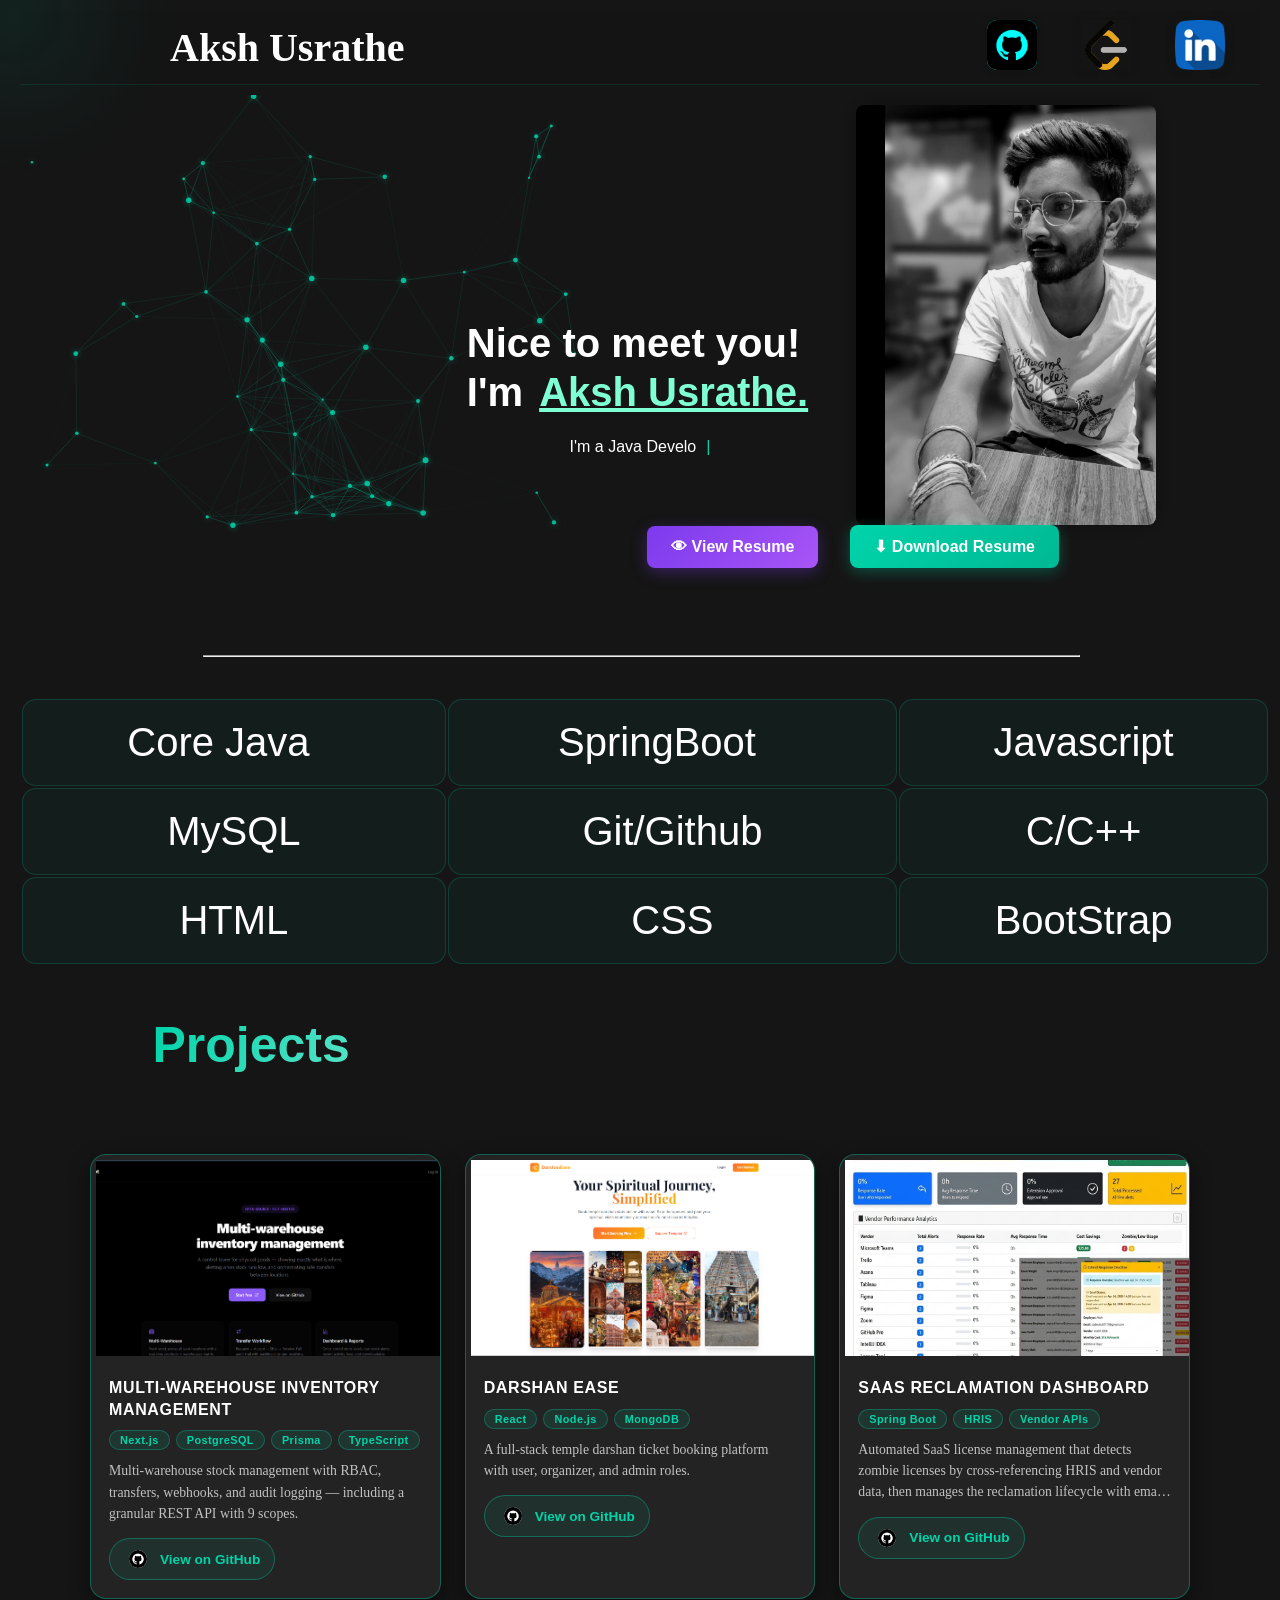
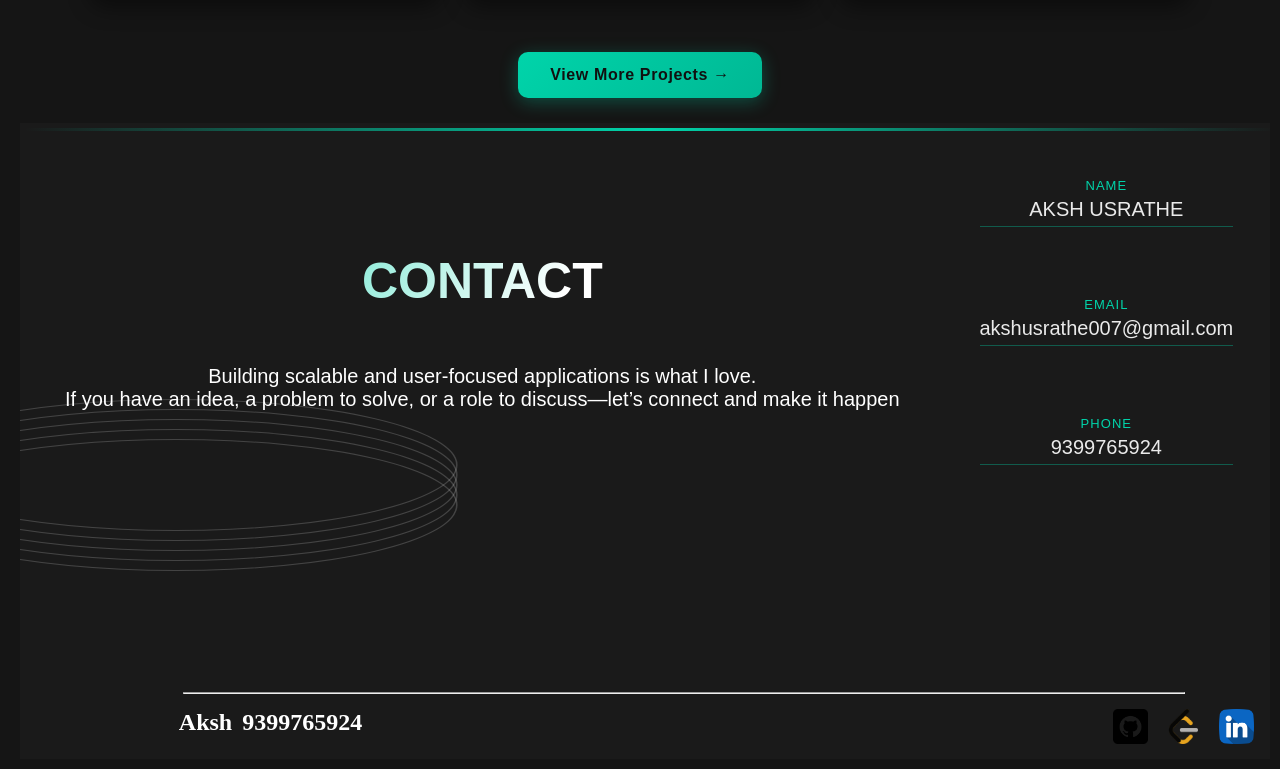
<file: index.html>
<!doctype html>
<html lang="en">
  <head>
    <meta charset="UTF-8" />
    <meta name="viewport" content="width=device-width, initial-scale=1.0" />
    <title>Single Page Portfolio</title>
    <link rel="stylesheet" href="styles.css?v=2" />
  </head>
  <body>
    <div id="cursor-glow"></div>
    <div id="container">
      <nav>
        <h4>Aksh Usrathe</h4>
        <div id="nav">
          <a class="nav-link" href="https://github.com/aksh-1409"
            ><img
              style="background-color: aqua; border-radius: 10px"
              src="github.png"
              alt=""
          /></a>
          <a class="nav-link" href="https://leetcode.com/u/aksh_usrathe1401/"
            ><img src="leetcode.png" alt=""
          /></a>
          <a
            class="nav-link"
            href="https://www.linkedin.com/in/aksh-usrathe-02462930b/"
            ><img src="linkedin.png" alt=""
          /></a>
        </div>
      </nav>
      <div class="about">
        <canvas id="hero-canvas"></canvas>
        <div class="intro">
          <div id="hero">
            <h1>Nice to meet you!</h1>
            <h1>I'm <u>Aksh Usrathe.</u></h1>
          </div>
          <div>
            <p id="hero-text">
              I'am a Java Developer passionate on building applications <br />
              involving SpringBoot Framework
            </p>
          </div>
        </div>
        <img src="profile.jpg" alt="profile pic" />
        <div class="download-button-container" style="position: absolute; right: 15%; top: 420px; z-index: 3; display: flex; gap: 12px; align-items: center;">
          <!-- View Resume -->
          <a href="Aksh_Usrathe.pdf" target="_blank" rel="noopener noreferrer">
            <button id="btn-view-resume"
              style="padding: 12px 24px; background: linear-gradient(135deg, #7c3aed, #a855f7); color: white; border: none; border-radius: 8px; cursor: pointer; font-family: 'Gill Sans', 'Gill Sans MT', Calibri, 'Trebuchet MS', sans-serif; font-size: 16px; font-weight: 600; transition: all 0.3s ease; box-shadow: 0 4px 15px rgba(124, 58, 237, 0.35);"
              onmouseover="this.style.transform='translateY(-2px)'; this.style.boxShadow='0 6px 22px rgba(124, 58, 237, 0.55)'"
              onmouseout="this.style.transform='translateY(0)'; this.style.boxShadow='0 4px 15px rgba(124, 58, 237, 0.35)'"
              onmousedown="this.style.transform='scale(0.96)'"
              onmouseup="this.style.transform='translateY(-2px)'">
              👁 View Resume
            </button>
          </a>
          <!-- Download Resume -->
          <a href="Aksh_Usrathe.pdf" download="Aksh_Usrathe.pdf">
            <button id="btn-download-resume"
              style="padding: 12px 24px; background: linear-gradient(135deg, #00d4aa, #00b894); color: white; border: none; border-radius: 8px; cursor: pointer; font-family: 'Gill Sans', 'Gill Sans MT', Calibri, 'Trebuchet MS', sans-serif; font-size: 16px; font-weight: 600; transition: all 0.3s ease; box-shadow: 0 4px 15px rgba(0, 212, 170, 0.3);"
              onmouseover="this.style.transform='translateY(-2px)'; this.style.boxShadow='0 6px 20px rgba(0, 212, 170, 0.5)'"
              onmouseout="this.style.transform='translateY(0)'; this.style.boxShadow='0 4px 15px rgba(0, 212, 170, 0.3)'"
              onmousedown="this.style.transform='scale(0.96)'"
              onmouseup="this.style.transform='translateY(-2px)'">
              ⬇ Download Resume
            </button>
          </a>
        </div>
      </div>
      <hr id="line" />

      <table class="table reveal">
        <tr align="center">
          <td id="skill-core-java" style="cursor:pointer;" onclick="window.location.href='core-java.html'">Core Java</td>
          <td id="skill-springboot" style="cursor:pointer;" onclick="window.location.href='springboot.html'">SpringBoot</td>
          <td>Javascript</td>
        </tr>
        <tr align="center">
          <td>MySQL</td>
          <td>Git/Github</td>
          <td>C/C++</td>
        </tr>
        <tr align="center">
          <td>HTML</td>
          <td>CSS</td>
          <td>BootStrap</td>
        </tr>
      </table>

      <h1 id="projects" class="reveal">Projects</h1>

      <div class="project-grid">
        <article class="project-card" data-index="0" tabindex="0" aria-label="Multi-warehouse Inventory Management - click for details">
          <div class="project-card-media">
            <img src="inventory1.png" alt="Multi-warehouse Inventory Management screenshot" />
            <span class="card-zoom-hint">View Details 🔍</span>
          </div>
          <div class="project-card-body">
            <h3 class="project-card-title">MULTI-WAREHOUSE INVENTORY MANAGEMENT</h3>
            <div class="project-card-tags">
              <span class="project-tag">Next.js</span>
              <span class="project-tag">PostgreSQL</span>
              <span class="project-tag">Prisma</span>
              <span class="project-tag">TypeScript</span>
            </div>
            <p class="project-card-desc">
              Multi-warehouse stock management with RBAC, transfers, webhooks, and audit logging — including a granular REST API with 9 scopes.
            </p>
            <a href="#" class="project-card-github" data-github-link target="_blank" rel="noopener noreferrer" aria-label="GitHub repository (placeholder)">
              <img src="github.png" alt="" width="18" height="18" /> View on GitHub
            </a>
          </div>
        </article>

        <article class="project-card" data-index="1" tabindex="0" aria-label="Darshan Ease - click for details">
          <div class="project-card-media">
            <img src="darshan_ease.png" alt="Darshan Ease screenshot" />
            <span class="card-zoom-hint">View Details 🔍</span>
          </div>
          <div class="project-card-body">
            <h3 class="project-card-title">DARSHAN EASE</h3>
            <div class="project-card-tags">
              <span class="project-tag">React</span>
              <span class="project-tag">Node.js</span>
              <span class="project-tag">MongoDB</span>
            </div>
            <p class="project-card-desc">
              A full-stack temple darshan ticket booking platform with user, organizer, and admin roles.
            </p>
            <a href="#" class="project-card-github" data-github-link target="_blank" rel="noopener noreferrer" aria-label="GitHub repository (placeholder)">
              <img src="github.png" alt="" width="18" height="18" /> View on GitHub
            </a>
          </div>
        </article>

        <article class="project-card" data-index="2" tabindex="0" aria-label="SAAS Reclamation Dashboard - click for details">
          <div class="project-card-media">
            <img src="saas_combined.png" alt="SAAS Reclamation Dashboard screenshot" />
            <span class="card-zoom-hint">View Details 🔍</span>
          </div>
          <div class="project-card-body">
            <h3 class="project-card-title">SAAS RECLAMATION DASHBOARD</h3>
            <div class="project-card-tags">
              <span class="project-tag">Spring Boot</span>
              <span class="project-tag">HRIS</span>
              <span class="project-tag">Vendor APIs</span>
            </div>
            <p class="project-card-desc">
              Automated SaaS license management that detects zombie licenses by cross-referencing HRIS and vendor data, then manages the reclamation lifecycle with email verification and cost-savings tracking.
            </p>
            <a href="#" class="project-card-github" data-github-link target="_blank" rel="noopener noreferrer" aria-label="GitHub repository (placeholder)">
              <img src="github.png" alt="" width="18" height="18" /> View on GitHub
            </a>
          </div>
        </article>
      </div>

      <div class="view-more-wrap">
        <a href="projects.html" class="view-more-btn">View More Projects →</a>
      </div>

      <!-- ════════════════════════════════════════════
           PROJECT MODAL
           ════════════════════════════════════════════ -->
      <div id="project-modal" class="modal" role="dialog" aria-modal="true" aria-hidden="true">
        <div class="modal-backdrop" data-close-modal></div>
        <div class="modal-content" role="document">
          <button class="modal-close" data-close-modal aria-label="Close">&times;</button>

          <div class="modal-media">
            <div class="modal-carousel" id="modal-carousel"></div>
            <button class="carousel-btn carousel-prev" id="carousel-prev" aria-label="Previous image">&#10094;</button>
            <button class="carousel-btn carousel-next" id="carousel-next" aria-label="Next image">&#10095;</button>
            <div class="carousel-dots" id="carousel-dots"></div>
          </div>

          <div class="modal-body">
            <h3 id="modal-title"></h3>
            <div class="modal-tags" id="modal-tags"></div>
            <p class="modal-desc" id="modal-desc"></p>
            <div class="modal-features" id="modal-features"></div>
            <a id="modal-github" class="modal-github" href="#" target="_blank" rel="noopener noreferrer">
              <img src="github.png" alt="" width="20" height="20" /> View Source on GitHub
            </a>
          </div>
        </div>
      </div>

      <footer id="footer" class="reveal">
        <div class="footer-accent-bar"></div>
        <table align="center" class="footer-table">
          <tr>
            <td align="center">
              <h1>CONTACT</h1>
              <span
                ><p>
                  Building scalable and user-focused applications is what I love.
                  <br>
If you have an idea, a problem to solve, or a role to discuss—let’s connect and make it happen
                </p></span
              >
            </td>
            <td
              style="
                display: flex;
                align-items: flex-start;
                justify-content: center;
              "
              align="center"
            >
              <div class="contact-info">
                <div class="contact-field">
                  <label>Name</label>
                  <p class="contact-value">AKSH USRATHE</p>
                  <hr />
                  <br />
                </div>

                <div class="contact-field">
                  <label>Email</label>
                  <p class="contact-value">akshusrathe007@gmail.com</p>
                  <hr />
                  <br />
                </div>

                <div class="contact-field">
                  <label>Phone</label>
                  <p class="contact-value">9399765924</p>
                  <hr />
                  <br />
                </div>
              </div>
            </td>
          </tr>
        </table>

        <div class="footer-strings">
          <span></span>
          <span></span>
          <span></span>
          <span></span>
          <span></span>
        </div>

        <hr id="footer-line" />
        <div id="footer-div">
          <div id="footer-name-div">
            <h2 id="footer-name">Aksh</h2>
            <h2 id="footer-name">9399765924</h2>
          </div>
          <div id="footer-a-div">
            <a href="https://github.com/aksh-1409"
              ><img src="github.png" width="35px" height="35px"
            /></a>
            <a href="https://leetcode.com/u/aksh_usrathe1401/"
              ><img src="leetcode.png" width="35px" height="35px"
            /></a>
            <a href="https://www.linkedin.com/in/aksh-usrathe-02462930b/"
              ><img src="linkedin.png" width="35px" height="35px" alt=""
            /></a>
          </div>
        </div>
      </footer>
    </div>
  <script>
    (function () {
      const canvas = document.getElementById('hero-canvas');
      const ctx = canvas.getContext('2d');

      function resize() {
        canvas.width = canvas.offsetWidth;
        canvas.height = canvas.offsetHeight;
      }
      window.addEventListener('resize', resize);
      resize();

      const COUNT = 55;
      const MAX_DIST = 130;
      const COLOR = '0, 212, 170';

      const particles = Array.from({ length: COUNT }, () => ({
        x: Math.random() * canvas.width,
        y: Math.random() * canvas.height,
        vx: (Math.random() - 0.5) * 0.4,
        vy: (Math.random() - 0.5) * 0.4,
        r: Math.random() * 2 + 1
      }));

      function draw() {
        ctx.clearRect(0, 0, canvas.width, canvas.height);

        for (let i = 0; i < particles.length; i++) {
          const p = particles[i];
          p.x += p.vx;
          p.y += p.vy;
          if (p.x < 0 || p.x > canvas.width) p.vx *= -1;
          if (p.y < 0 || p.y > canvas.height) p.vy *= -1;

          ctx.beginPath();
          ctx.arc(p.x, p.y, p.r, 0, Math.PI * 2);
          ctx.fillStyle = `rgba(${COLOR}, 0.85)`;
          ctx.shadowColor = `rgba(${COLOR}, 0.6)`;
          ctx.shadowBlur = 6;
          ctx.fill();
          ctx.shadowBlur = 0;

          for (let j = i + 1; j < particles.length; j++) {
            const p2 = particles[j];
            const dx = p.x - p2.x;
            const dy = p.y - p2.y;
            const dist = Math.sqrt(dx * dx + dy * dy);
            if (dist < MAX_DIST) {
              const alpha = (1 - dist / MAX_DIST) * 0.45;
              ctx.beginPath();
              ctx.moveTo(p.x, p.y);
              ctx.lineTo(p2.x, p2.y);
              ctx.strokeStyle = `rgba(${COLOR}, ${alpha})`;
              ctx.lineWidth = 0.6;
              ctx.stroke();
            }
          }
        }
        requestAnimationFrame(draw);
      }
      draw();
    })();
  </script>
  <script>
    /* ── Cursor Glow ── */
    const glow = document.getElementById('cursor-glow');
    document.addEventListener('mousemove', (e) => {
      glow.style.left = e.clientX + 'px';
      glow.style.top  = e.clientY + 'px';
    });

    /* ── Scroll Reveal ── */
    const revealEls = document.querySelectorAll('.reveal');
    const revealObserver = new IntersectionObserver((entries) => {
      entries.forEach(entry => {
        if (entry.isIntersecting) {
          entry.target.classList.add('visible');
        }
      });
    }, { threshold: 0.12 });
    revealEls.forEach(el => revealObserver.observe(el));

    /* ── Typewriter Effect (looping) ── */
    const heroTextEl = document.getElementById('hero-text');
    const phrases = [
      "I'm a Java Developer passionate on building applications involving SpringBoot Framework",
      "Building scalable backend solutions with Spring Boot & MySQL.",
      "Crafting clean, efficient APIs and robust server-side logic.",
      "Open source enthusiast. Problem solver. Continuous learner."
    ];
    heroTextEl.innerHTML = '<span id="typed"></span><span class="blink">|</span>';
    const typedEl = document.getElementById('typed');
    let phraseIdx = 0, charIdx = 0, deleting = false;

    function typeLoop() {
      const current = phrases[phraseIdx];
      if (!deleting) {
        typedEl.textContent = current.slice(0, ++charIdx);
        if (charIdx === current.length) {
          deleting = true;
          return setTimeout(typeLoop, 1500);
        }
        setTimeout(typeLoop, 44);
      } else {
        typedEl.textContent = current.slice(0, --charIdx);
        if (charIdx === 0) {
          deleting = false;
          phraseIdx = (phraseIdx + 1) % phrases.length;
          return setTimeout(typeLoop, 450);
        }
        setTimeout(typeLoop, 20);
      }
    }
    setTimeout(typeLoop, 700);
  </script>
  <script>
    /* ════════════════════════════════════════════
       PROJECT MODAL + CAROUSEL
       ════════════════════════════════════════════ */

    /* ── Project data ──
       Note: github links are placeholders ('#'). Replace with real repo URLs
       when available. To add more screenshots, add entries to `images`. */
    const projectData = [
      {
        title: 'Multi-Warehouse Inventory Management',
        tags: ['Next.js 14', 'PostgreSQL', 'Prisma', 'NextAuth.js', 'TypeScript', 'Vercel + Neon'],
        description: 'A full-stack platform for multi-warehouse stock tracking with transfer workflows, secured end-to-end. Role-based access control separates Admin / Operator users with warehouse-scoped permissions. API access is protected by API key authentication across 9 granular scopes, and inventory events are pushed via webhooks with HMAC-SHA256 verification.',
        features: [
          'RBAC — Admin/Operator with warehouse-scoped permissions',
          'Multi-warehouse stock tracking & transfer workflows',
          'API key auth with 9 granular scopes',
          'Webhooks with HMAC-SHA256 verification',
          'Idempotent endpoints',
          'WCAG 2.1 AA accessibility',
          'CSRF protection & rate limiting',
          'PDF reports & CSV/PDF export',
          'Audit logging & CI/CD'
        ],
        github: 'https://github.com/aksh-1409/inventory_management',
        images: ['inventory1.png', 'inventory2.png']
      },
      {
        title: 'Darshan Ease',
        tags: ['React', 'Node.js', 'Express', 'MongoDB', 'Tailwind CSS'],
        description: 'A full-stack temple darshan ticket booking platform with user, organizer, and admin roles, built using React and Node.js with MongoDB.',
        features: [
          'User, organizer & admin roles',
          'Ticket booking & queue management',
          'Role-based dashboards'
        ],
        github: 'https://github.com/aksh-1409/DarshanEase',
        images: ['darshan_ease.png']
      },
      {
        title: 'SAAS Reclamation Dashboard',
        tags: ['Spring Boot', 'HRIS', 'Vendor APIs'],
        description: 'An automated SaaS license management system built with Spring Boot that detects zombie licenses from terminated employees and low-usage premium subscriptions by cross-referencing HRIS and vendor data. It manages the full reclamation lifecycle through email verification, admin accountability, and cost-savings tracking.',
        features: [
          'Detects zombie licenses via HRIS + vendor cross-reference',
          'Full reclamation lifecycle with email verification',
          'Admin accountability & cost-savings tracking'
        ],
        github: 'https://github.com/aksh-1409/reclamation',
        images: ['saas_combined.png']
      }
    ];

    const modal = document.getElementById('project-modal');
    const modalTitle = document.getElementById('modal-title');
    const modalTags = document.getElementById('modal-tags');
    const modalDesc = document.getElementById('modal-desc');
    const modalFeatures = document.getElementById('modal-features');
    const modalGithub = document.getElementById('modal-github');
    const carouselEl = document.getElementById('modal-carousel');
    const dotsEl = document.getElementById('carousel-dots');
    const prevBtn = document.getElementById('carousel-prev');
    const nextBtn = document.getElementById('carousel-next');

    let slideIndex = 0;
    let currentImages = [];

    function renderCarousel(images) {
      currentImages = images;
      slideIndex = 0;
      carouselEl.innerHTML = '';
      dotsEl.innerHTML = '';
      const track = document.createElement('div');
      track.style.cssText = 'display:flex;width:100%;';
      images.forEach((src) => {
        const slide = document.createElement('div');
        slide.className = 'carousel-slide';
        const img = document.createElement('img');
        img.src = src;
        img.alt = 'Project screenshot';
        img.loading = 'lazy';
        slide.appendChild(img);
        track.appendChild(slide);
      });
      carouselEl.appendChild(track);
      if (images.length > 1) {
        images.forEach((_, i) => {
          const dot = document.createElement('button');
          dot.className = 'dot' + (i === 0 ? ' active' : '');
          dot.setAttribute('aria-label', 'Image ' + (i + 1));
          dot.addEventListener('click', () => goToSlide(i));
          dotsEl.appendChild(dot);
        });
        prevBtn.style.display = 'flex';
        nextBtn.style.display = 'flex';
        dotsEl.style.display = 'flex';
      } else {
        prevBtn.style.display = 'none';
        nextBtn.style.display = 'none';
        dotsEl.style.display = 'none';
      }
      updateSlide();
    }

    function updateSlide() {
      const slides = carouselEl.querySelectorAll('.carousel-slide');
      slides.forEach((s, i) => {
        s.style.transform = 'translateX(' + (i - slideIndex) * 100 + '%)';
      });
      const dots = dotsEl.querySelectorAll('.dot');
      dots.forEach((d, i) => d.classList.toggle('active', i === slideIndex));
    }

    function goToSlide(i) {
      slideIndex = (i + currentImages.length) % currentImages.length;
      updateSlide();
    }

    function openModal(index) {
      const p = projectData[index];
      if (!p) return;
      renderCarousel(p.images);
      modalTitle.textContent = p.title;
      modalTags.innerHTML = p.tags.map(t => '<span class="modal-tag">' + t + '</span>').join('');
      modalDesc.textContent = p.description;
      modalFeatures.innerHTML = p.features.map(f => '<div class="modal-feature">' + f + '</div>').join('');
      modalGithub.href = p.github;
      modal.classList.add('open');
      modal.setAttribute('aria-hidden', 'false');
      document.body.classList.add('modal-open');
      const activeImg = modal.querySelector('.carousel-slide img');
      if (activeImg) activeImg.focus();
    }

    function closeModal() {
      modal.classList.remove('open');
      modal.setAttribute('aria-hidden', 'true');
      document.body.classList.remove('modal-open');
    }

    prevBtn.addEventListener('click', (e) => { e.stopPropagation(); goToSlide(slideIndex - 1); });
    nextBtn.addEventListener('click', (e) => { e.stopPropagation(); goToSlide(slideIndex + 1); });

    document.querySelectorAll('[data-close-modal]').forEach(el => el.addEventListener('click', closeModal));

    document.querySelectorAll('.project-card').forEach(card => {
      const idx = parseInt(card.dataset.index, 10);
      const ghLink = card.querySelector('.project-card-github');
      if (ghLink && projectData[idx]) ghLink.href = projectData[idx].github;
      const openCard = () => openModal(idx);
      card.addEventListener('click', (e) => {
        if (e.target.closest('.project-card-github')) return;
        openCard();
      });
      card.addEventListener('keydown', (e) => {
        if (e.key === 'Enter' || e.key === ' ') {
          e.preventDefault();
          openCard();
        }
      });
    });

    document.addEventListener('keydown', (e) => {
      if (!modal.classList.contains('open')) return;
      if (e.key === 'Escape') closeModal();
      if (e.key === 'ArrowLeft') goToSlide(slideIndex - 1);
      if (e.key === 'ArrowRight') goToSlide(slideIndex + 1);
    });
  </script>
  </body>
</html>
</file>
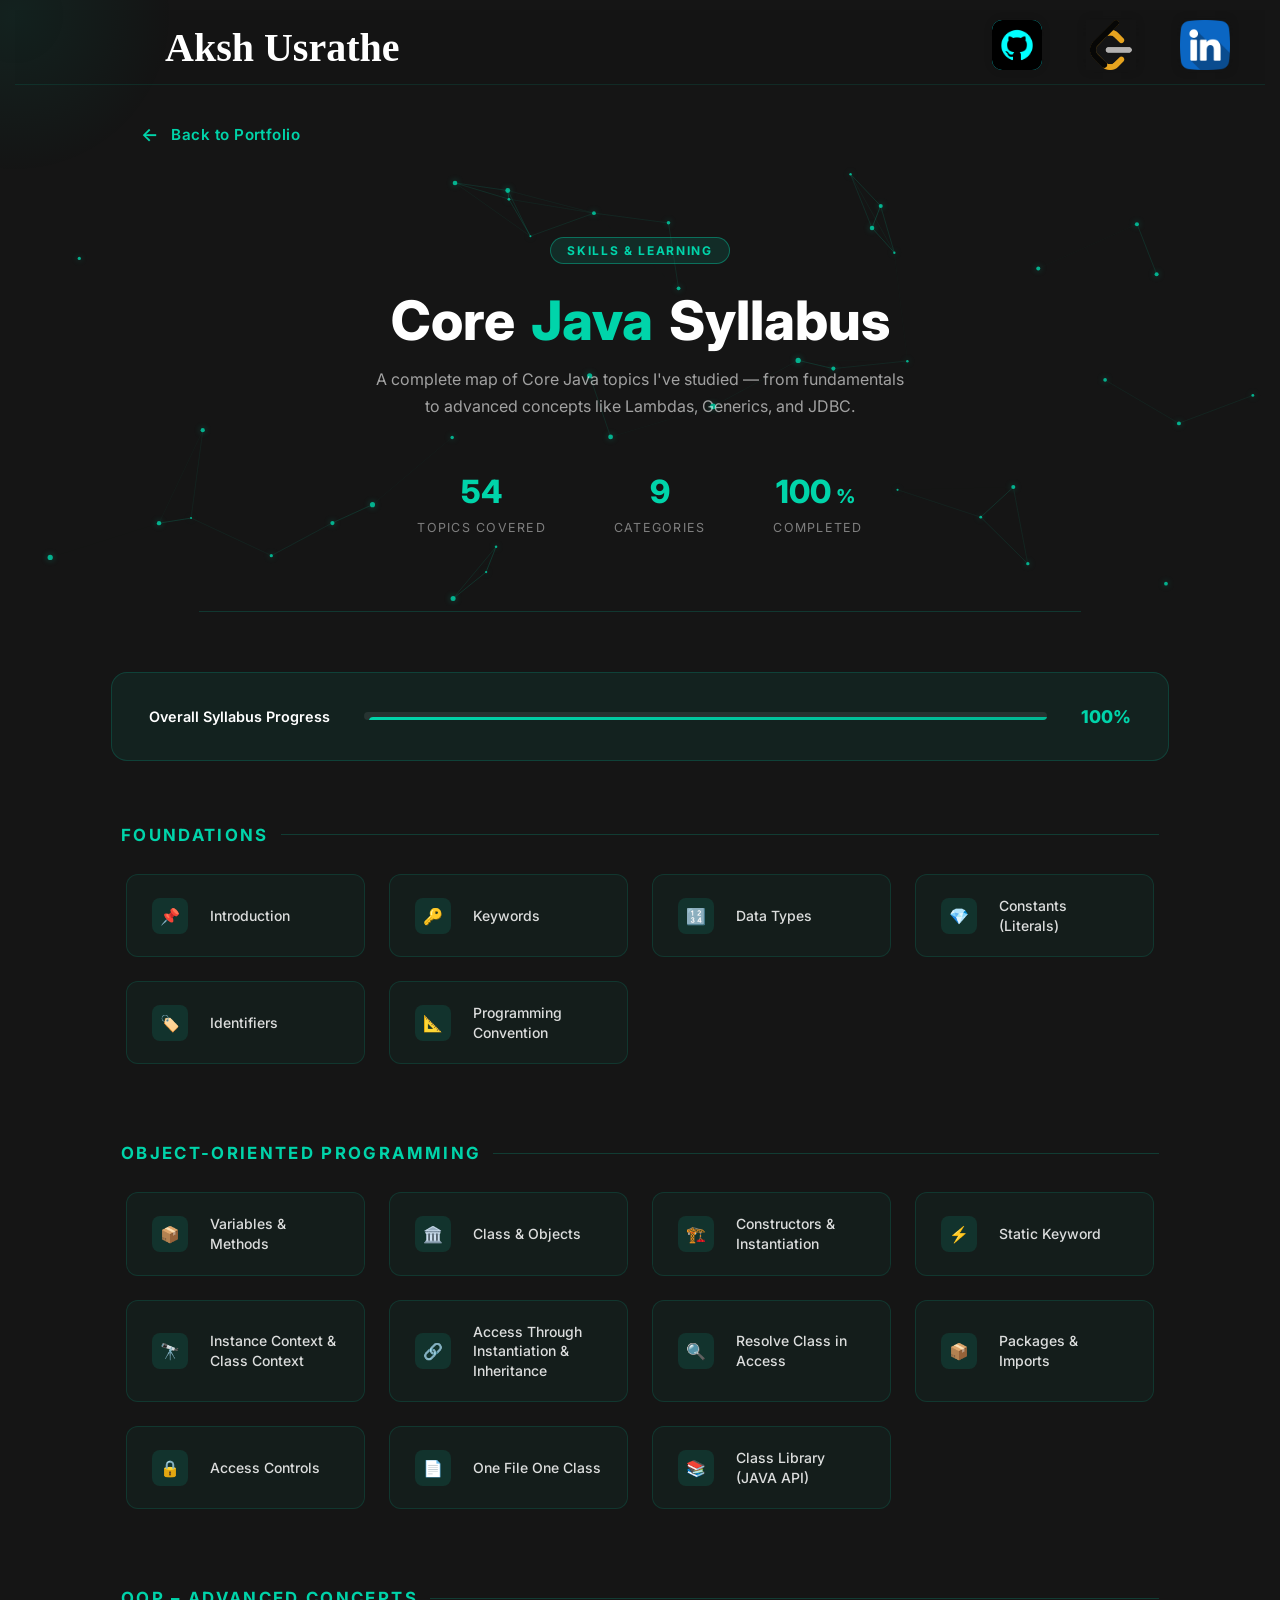
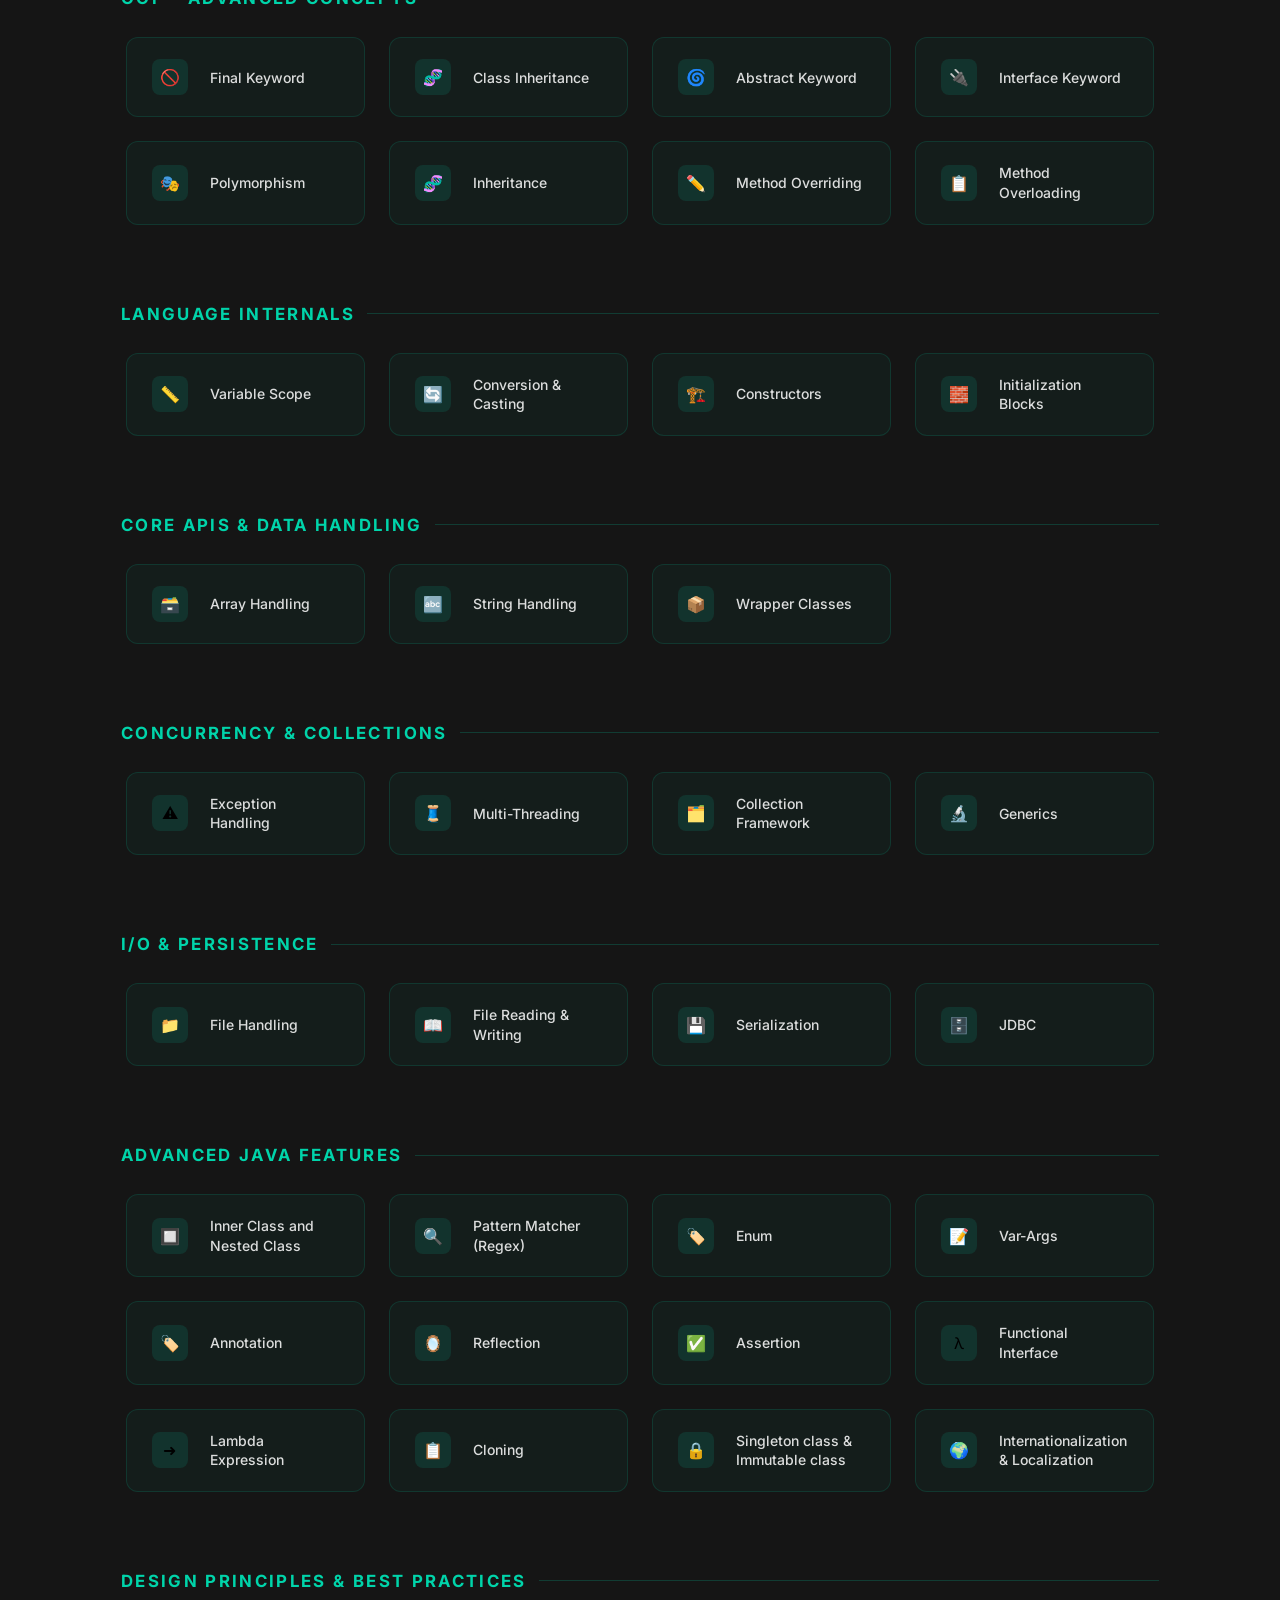
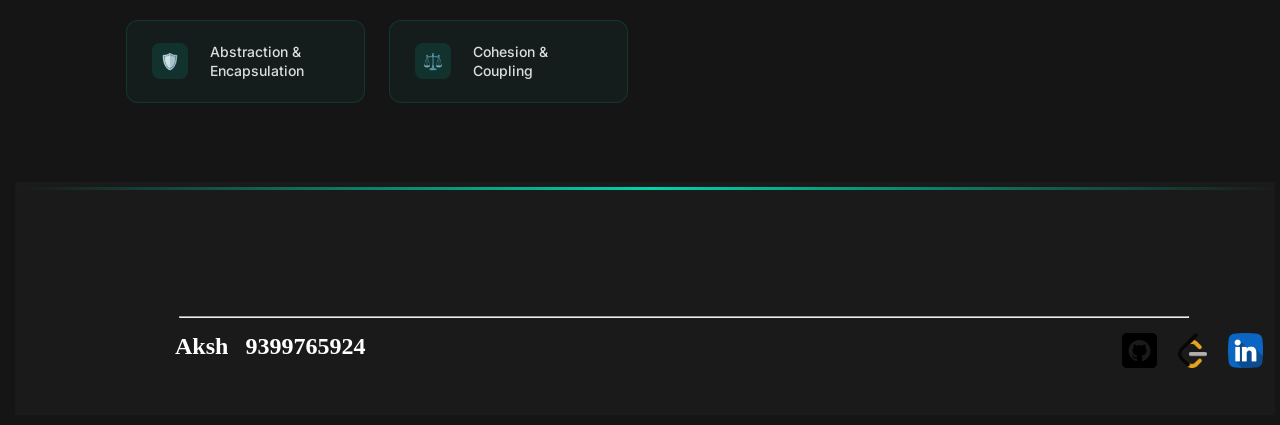
<file: core-java.html>
<!doctype html>
<html lang="en">
  <head>
    <meta charset="UTF-8" />
    <meta name="viewport" content="width=device-width, initial-scale=1.0" />
    <title>Core Java – Aksh Usrathe</title>
    <meta name="description" content="Core Java syllabus and topics learned by Aksh Usrathe – Java Developer." />
    <link rel="preconnect" href="https://fonts.googleapis.com" />
    <link rel="preconnect" href="https://fonts.gstatic.com" crossorigin />
    <link href="https://fonts.googleapis.com/css2?family=Inter:wght@300;400;600;700;800&display=swap" rel="stylesheet" />
    <link rel="stylesheet" href="styles.css" />
    <style>
      /* ── Page-specific overrides ── */
      body { font-family: 'Inter', 'Gill Sans', sans-serif; }

      /* ── Back link ── */
      .back-link {
        display: inline-flex;
        align-items: center;
        gap: 8px;
        color: #00d4aa;
        text-decoration: none;
        font-size: 0.95rem;
        font-weight: 600;
        letter-spacing: 0.03em;
        margin: 28px 0 0 10%;
        transition: gap 0.2s ease, opacity 0.2s ease;
      }
      .back-link:hover { gap: 14px; opacity: 0.85; }
      .back-link .arrow { font-size: 1.15rem; }

      /* ── Hero banner ── */
      .cj-hero {
        position: relative;
        overflow: hidden;
        padding: 72px 10% 60px;
        text-align: center;
      }
      .cj-hero canvas {
        position: absolute;
        inset: 0;
        width: 100%;
        height: 100%;
        pointer-events: none;
        z-index: 0;
      }
      .cj-hero-content { position: relative; z-index: 2; }
      .cj-badge {
        display: inline-block;
        background: rgba(0,212,170,0.12);
        border: 1px solid rgba(0,212,170,0.4);
        color: #00d4aa;
        font-size: 0.75rem;
        font-weight: 700;
        letter-spacing: 0.14em;
        text-transform: uppercase;
        padding: 5px 16px;
        border-radius: 999px;
        margin-bottom: 20px;
      }
      .cj-hero h1 {
        font-size: clamp(2rem, 5vw, 3.4rem);
        font-weight: 800;
        color: #fff;
        line-height: 1.15;
        margin-bottom: 14px;
      }
      .cj-hero h1 span { color: #00d4aa; }
      .cj-hero p {
        color: rgba(255,255,255,0.6);
        font-size: 1rem;
        max-width: 540px;
        margin: 0 auto;
        line-height: 1.7;
      }
      .cj-stats {
        display: flex;
        justify-content: center;
        gap: 48px;
        margin-top: 42px;
        flex-wrap: wrap;
      }
      .cj-stat { text-align: center; }
      .cj-stat .num {
        font-size: 2rem;
        font-weight: 800;
        color: #00d4aa;
        display: block;
      }
      .cj-stat .lbl {
        font-size: 0.78rem;
        color: rgba(255,255,255,0.45);
        text-transform: uppercase;
        letter-spacing: 0.1em;
      }

      /* ── Divider ── */
      .section-divider {
        display: block;
        width: 70%;
        margin: 0 auto 60px;
        border: none;
        border-top: 1px solid rgba(0,212,170,0.18);
      }

      /* ── Category section ── */
      .cj-section { padding: 0 8% 64px; }
      .cj-section-title {
        font-size: 1.05rem;
        font-weight: 700;
        color: #00d4aa;
        text-transform: uppercase;
        letter-spacing: 0.14em;
        margin-bottom: 24px;
        display: flex;
        align-items: center;
        gap: 12px;
      }
      .cj-section-title::after {
        content: '';
        flex: 1;
        height: 1px;
        background: rgba(0,212,170,0.2);
      }

      /* ── Topic grid ── */
      .cj-grid {
        display: grid;
        grid-template-columns: repeat(auto-fill, minmax(220px, 1fr));
        gap: 14px;
      }
      .cj-card {
        background: rgba(0,212,170,0.04);
        border: 1px solid rgba(0,212,170,0.14);
        border-radius: 12px;
        padding: 16px 20px;
        display: flex;
        align-items: center;
        gap: 12px;
        cursor: default;
        transition: transform 0.22s ease, background 0.22s ease,
                    border-color 0.22s ease, box-shadow 0.22s ease;
        opacity: 0;
        transform: translateY(20px);
      }
      .cj-card.visible {
        opacity: 1;
        transform: translateY(0);
      }
      .cj-card:hover {
        transform: translateY(-4px);
        background: rgba(0,212,170,0.12);
        border-color: rgba(0,212,170,0.5);
        box-shadow: 0 8px 28px rgba(0,212,170,0.18);
      }
      .cj-card-icon {
        width: 36px;
        height: 36px;
        min-width: 36px;
        background: rgba(0,212,170,0.12);
        border-radius: 8px;
        display: flex;
        align-items: center;
        justify-content: center;
        font-size: 1rem;
      }
      .cj-card-text {
        font-size: 0.875rem;
        font-weight: 500;
        color: rgba(255,255,255,0.85);
        line-height: 1.4;
      }
      .cj-card:hover .cj-card-text { color: #00d4aa; }

      /* ── Progress bar strip ── */
      .cj-progress-wrap {
        background: rgba(0,212,170,0.07);
        border: 1px solid rgba(0,212,170,0.18);
        border-radius: 16px;
        padding: 28px 32px;
        margin: 0 8% 64px;
        display: flex;
        align-items: center;
        gap: 24px;
        flex-wrap: wrap;
      }
      .cj-progress-wrap .pw-label {
        font-size: 0.9rem;
        color: #fff;
        font-weight: 600;
        white-space: nowrap;
      }
      .cj-bar-track {
        flex: 1;
        min-width: 180px;
        height: 8px;
        background: rgba(255,255,255,0.08);
        border-radius: 99px;
        overflow: hidden;
      }
      .cj-bar-fill {
        height: 100%;
        width: 0%;
        background: linear-gradient(90deg, #00d4aa, #00b894);
        border-radius: 99px;
        transition: width 1.4s cubic-bezier(0.16,1,0.3,1);
      }
      .cj-bar-pct {
        font-size: 1.1rem;
        font-weight: 800;
        color: #00d4aa;
        white-space: nowrap;
      }

      /* ── Responsive ── */
      @media (max-width: 600px) {
        .cj-hero { padding: 48px 5% 40px; }
        .back-link { margin-left: 5%; }
        .cj-section { padding: 0 5% 48px; }
        .cj-progress-wrap { margin: 0 5% 48px; padding: 20px; }
        .cj-grid { grid-template-columns: 1fr 1fr; }
      }
      @media (max-width: 400px) {
        .cj-grid { grid-template-columns: 1fr; }
      }
    </style>
  </head>
  <body>
    <div id="cursor-glow"></div>

    <!-- ── Nav (reuse portfolio nav) ── -->
    <nav>
      <h4>Aksh Usrathe</h4>
      <div id="nav">
        <a class="nav-link" href="https://github.com/aksh-1409"><img style="background-color:aqua;border-radius:10px" src="github.png" alt="GitHub" /></a>
        <a class="nav-link" href="https://leetcode.com/u/aksh_usrathe1401/"><img src="leetcode.png" alt="LeetCode" /></a>
        <a class="nav-link" href="https://www.linkedin.com/in/aksh-usrathe-02462930b/"><img src="linkedin.png" alt="LinkedIn" /></a>
      </div>
    </nav>

    <!-- ── Back link ── -->
    <a class="back-link" href="index.html" id="back-btn">
      <span class="arrow">←</span> Back to Portfolio
    </a>

    <!-- ── Hero ── -->
    <section class="cj-hero">
      <canvas id="cj-canvas"></canvas>
      <div class="cj-hero-content">
        <div class="cj-badge">Skills &amp; Learning</div>
        <h1>Core <span>Java</span> Syllabus</h1>
        <p>A complete map of Core Java topics I've studied — from fundamentals to advanced concepts like Lambdas, Generics, and JDBC.</p>
        <div class="cj-stats">
          <div class="cj-stat"><span class="num" id="stat-topics">0</span><span class="lbl">Topics Covered</span></div>
          <div class="cj-stat"><span class="num" id="stat-categories">0</span><span class="lbl">Categories</span></div>
          <div class="cj-stat"><span class="num">100<span style="font-size:1.2rem">%</span></span><span class="lbl">Completed</span></div>
        </div>
      </div>
    </section>

    <hr class="section-divider" />

    <!-- ── Progress bar ── -->
    <div class="cj-progress-wrap" id="progress-wrap">
      <span class="pw-label">Overall Syllabus Progress</span>
      <div class="cj-bar-track"><div class="cj-bar-fill" id="cj-bar"></div></div>
      <span class="cj-bar-pct">100%</span>
    </div>

    <!-- ─────────────────────────────────────────────────
         TOPIC SECTIONS
         ───────────────────────────────────────────────── -->

    <!-- 1. Foundations -->
    <section class="cj-section reveal">
      <div class="cj-section-title">Foundations</div>
      <div class="cj-grid" id="grid-foundations"></div>
    </section>

    <!-- 2. OOP Core -->
    <section class="cj-section reveal">
      <div class="cj-section-title">Object-Oriented Programming</div>
      <div class="cj-grid" id="grid-oop"></div>
    </section>

    <!-- 3. OOP Advanced -->
    <section class="cj-section reveal">
      <div class="cj-section-title">OOP – Advanced Concepts</div>
      <div class="cj-grid" id="grid-oop-adv"></div>
    </section>

    <!-- 4. Language Internals -->
    <section class="cj-section reveal">
      <div class="cj-section-title">Language Internals</div>
      <div class="cj-grid" id="grid-internals"></div>
    </section>

    <!-- 5. Core APIs -->
    <section class="cj-section reveal">
      <div class="cj-section-title">Core APIs &amp; Data Handling</div>
      <div class="cj-grid" id="grid-apis"></div>
    </section>

    <!-- 6. Concurrency & Collections -->
    <section class="cj-section reveal">
      <div class="cj-section-title">Concurrency &amp; Collections</div>
      <div class="cj-grid" id="grid-concurrency"></div>
    </section>

    <!-- 7. I/O & Persistence -->
    <section class="cj-section reveal">
      <div class="cj-section-title">I/O &amp; Persistence</div>
      <div class="cj-grid" id="grid-io"></div>
    </section>

    <!-- 8. Advanced Java -->
    <section class="cj-section reveal">
      <div class="cj-section-title">Advanced Java Features</div>
      <div class="cj-grid" id="grid-advanced"></div>
    </section>

    <!-- 9. Design & Best Practices -->
    <section class="cj-section reveal">
      <div class="cj-section-title">Design Principles &amp; Best Practices</div>
      <div class="cj-grid" id="grid-design"></div>
    </section>

    <!-- ── Footer strip ── -->
    <footer id="footer" style="padding-bottom:32px;">
      <div class="footer-accent-bar"></div>
      <hr id="footer-line" />
      <div id="footer-div">
        <div id="footer-name-div">
          <h2 id="footer-name">Aksh</h2>
          <h2 id="footer-name" style="margin-left:12px;">9399765924</h2>
        </div>
        <div id="footer-a-div">
          <a href="https://github.com/aksh-1409"><img src="github.png" width="35px" height="35px" alt="GitHub" /></a>
          <a href="https://leetcode.com/u/aksh_usrathe1401/"><img src="leetcode.png" width="35px" height="35px" alt="LeetCode" /></a>
          <a href="https://www.linkedin.com/in/aksh-usrathe-02462930b/"><img src="linkedin.png" width="35px" height="35px" alt="LinkedIn" /></a>
        </div>
      </div>
    </footer>

    <!-- ════════════════════════════════════════════
         SCRIPTS
         ════════════════════════════════════════════ -->
    <script>
      /* ── Topic Data ── */
      const sections = [
        {
          id: 'grid-foundations',
          icon: '☕',
          topics: [
            { icon:'📌', text:'Introduction' },
            { icon:'🔑', text:'Keywords' },
            { icon:'🔢', text:'Data Types' },
            { icon:'💎', text:'Constants (Literals)' },
            { icon:'🏷️', text:'Identifiers' },
            { icon:'📐', text:'Programming Convention' },
          ]
        },
        {
          id: 'grid-oop',
          topics: [
            { icon:'📦', text:'Variables & Methods' },
            { icon:'🏛️', text:'Class & Objects' },
            { icon:'🏗️', text:'Constructors & Instantiation' },
            { icon:'⚡', text:'Static Keyword' },
            { icon:'🔭', text:'Instance Context & Class Context' },
            { icon:'🔗', text:'Access Through Instantiation & Inheritance' },
            { icon:'🔍', text:'Resolve Class in Access' },
            { icon:'📦', text:'Packages & Imports' },
            { icon:'🔒', text:'Access Controls' },
            { icon:'📄', text:'One File One Class' },
            { icon:'📚', text:'Class Library (JAVA API)' },
          ]
        },
        {
          id: 'grid-oop-adv',
          topics: [
            { icon:'🚫', text:'Final Keyword' },
            { icon:'🧬', text:'Class Inheritance' },
            { icon:'🌀', text:'Abstract Keyword' },
            { icon:'🔌', text:'Interface Keyword' },
            { icon:'🎭', text:'Polymorphism' },
            { icon:'🧬', text:'Inheritance' },
            { icon:'✏️', text:'Method Overriding' },
            { icon:'📋', text:'Method Overloading' },
          ]
        },
        {
          id: 'grid-internals',
          topics: [
            { icon:'📏', text:'Variable Scope' },
            { icon:'🔄', text:'Conversion & Casting' },
            { icon:'🏗️', text:'Constructors' },
            { icon:'🧱', text:'Initialization Blocks' },
          ]
        },
        {
          id: 'grid-apis',
          topics: [
            { icon:'🗃️', text:'Array Handling' },
            { icon:'🔤', text:'String Handling' },
            { icon:'📦', text:'Wrapper Classes' },
          ]
        },
        {
          id: 'grid-concurrency',
          topics: [
            { icon:'⚠️', text:'Exception Handling' },
            { icon:'🧵', text:'Multi-Threading' },
            { icon:'🗂️', text:'Collection Framework' },
            { icon:'🔬', text:'Generics' },
          ]
        },
        {
          id: 'grid-io',
          topics: [
            { icon:'📁', text:'File Handling' },
            { icon:'📖', text:'File Reading & Writing' },
            { icon:'💾', text:'Serialization' },
            { icon:'🗄️', text:'JDBC' },
          ]
        },
        {
          id: 'grid-advanced',
          topics: [
            { icon:'🔲', text:'Inner Class and Nested Class' },
            { icon:'🔍', text:'Pattern Matcher (Regex)' },
            { icon:'🏷️', text:'Enum' },
            { icon:'📝', text:'Var-Args' },
            { icon:'🏷️', text:'Annotation' },
            { icon:'🪞', text:'Reflection' },
            { icon:'✅', text:'Assertion' },
            { icon:'λ', text:'Functional Interface' },
            { icon:'➜', text:'Lambda Expression' },
            { icon:'📋', text:'Cloning' },
            { icon:'🔒', text:'Singleton class & Immutable class' },
            { icon:'🌍', text:'Internationalization & Localization' },
          ]
        },
        {
          id: 'grid-design',
          topics: [
            { icon:'🛡️', text:'Abstraction & Encapsulation' },
            { icon:'⚖️', text:'Cohesion & Coupling' },
          ]
        }
      ];

      /* ── Render cards ── */
      let totalTopics = 0;
      sections.forEach(sec => { totalTopics += sec.topics.length; });

      function renderCards() {
        sections.forEach(sec => {
          const grid = document.getElementById(sec.id);
          if (!grid) return;
          sec.topics.forEach((t, i) => {
            const card = document.createElement('div');
            card.className = 'cj-card';
            card.style.transitionDelay = `${i * 40}ms`;
            card.innerHTML = `
              <div class="cj-card-icon">${t.icon}</div>
              <div class="cj-card-text">${t.text}</div>`;
            grid.appendChild(card);
          });
        });
      }
      renderCards();

      /* ── Count-up animation ── */
      function countUp(el, target, dur) {
        const start = performance.now();
        function step(now) {
          const t = Math.min((now - start) / dur, 1);
          el.textContent = Math.round(t * target);
          if (t < 1) requestAnimationFrame(step);
        }
        requestAnimationFrame(step);
      }
      const statTopics = document.getElementById('stat-topics');
      const statCats   = document.getElementById('stat-categories');
      countUp(statTopics, totalTopics, 1200);
      countUp(statCats,   sections.length, 900);

      /* ── Progress bar trigger ── */
      const barEl = document.getElementById('cj-bar');
      const progressObs = new IntersectionObserver(entries => {
        if (entries[0].isIntersecting) {
          barEl.style.width = '100%';
          progressObs.disconnect();
        }
      }, { threshold: 0.3 });
      progressObs.observe(document.getElementById('progress-wrap'));

      /* ── Scroll reveal (sections + cards) ── */
      const revealEls = document.querySelectorAll('.reveal');
      const revealObs = new IntersectionObserver(entries => {
        entries.forEach(entry => {
          if (entry.isIntersecting) entry.target.classList.add('visible');
        });
      }, { threshold: 0.08 });
      revealEls.forEach(el => revealObs.observe(el));

      const cardObs = new IntersectionObserver(entries => {
        entries.forEach(entry => {
          if (entry.isIntersecting) entry.target.classList.add('visible');
        });
      }, { threshold: 0.1 });
      document.querySelectorAll('.cj-card').forEach(c => cardObs.observe(c));

      /* ── Particle canvas (matches portfolio hero) ── */
      (function() {
        const canvas = document.getElementById('cj-canvas');
        const ctx = canvas.getContext('2d');
        function resize() { canvas.width = canvas.offsetWidth; canvas.height = canvas.offsetHeight; }
        window.addEventListener('resize', resize); resize();
        const COUNT = 40, MAX_DIST = 120, COLOR = '0, 212, 170';
        const particles = Array.from({ length: COUNT }, () => ({
          x: Math.random() * canvas.width, y: Math.random() * canvas.height,
          vx: (Math.random()-0.5)*0.4, vy: (Math.random()-0.5)*0.4,
          r: Math.random()*2+1
        }));
        function draw() {
          ctx.clearRect(0, 0, canvas.width, canvas.height);
          for (let i = 0; i < particles.length; i++) {
            const p = particles[i];
            p.x += p.vx; p.y += p.vy;
            if (p.x < 0 || p.x > canvas.width)  p.vx *= -1;
            if (p.y < 0 || p.y > canvas.height) p.vy *= -1;
            ctx.beginPath(); ctx.arc(p.x, p.y, p.r, 0, Math.PI*2);
            ctx.fillStyle = `rgba(${COLOR},0.8)`; ctx.shadowColor = `rgba(${COLOR},0.5)`;
            ctx.shadowBlur = 6; ctx.fill(); ctx.shadowBlur = 0;
            for (let j = i+1; j < particles.length; j++) {
              const p2 = particles[j], dx = p.x-p2.x, dy = p.y-p2.y;
              const dist = Math.sqrt(dx*dx+dy*dy);
              if (dist < MAX_DIST) {
                ctx.beginPath(); ctx.moveTo(p.x,p.y); ctx.lineTo(p2.x,p2.y);
                ctx.strokeStyle = `rgba(${COLOR},${(1-dist/MAX_DIST)*0.4})`;
                ctx.lineWidth = 0.6; ctx.stroke();
              }
            }
          }
          requestAnimationFrame(draw);
        }
        draw();
      })();

      /* ── Cursor glow ── */
      const glow = document.getElementById('cursor-glow');
      document.addEventListener('mousemove', e => {
        glow.style.left = e.clientX + 'px';
        glow.style.top  = e.clientY + 'px';
      });
    </script>
  </body>
</html>
</file>
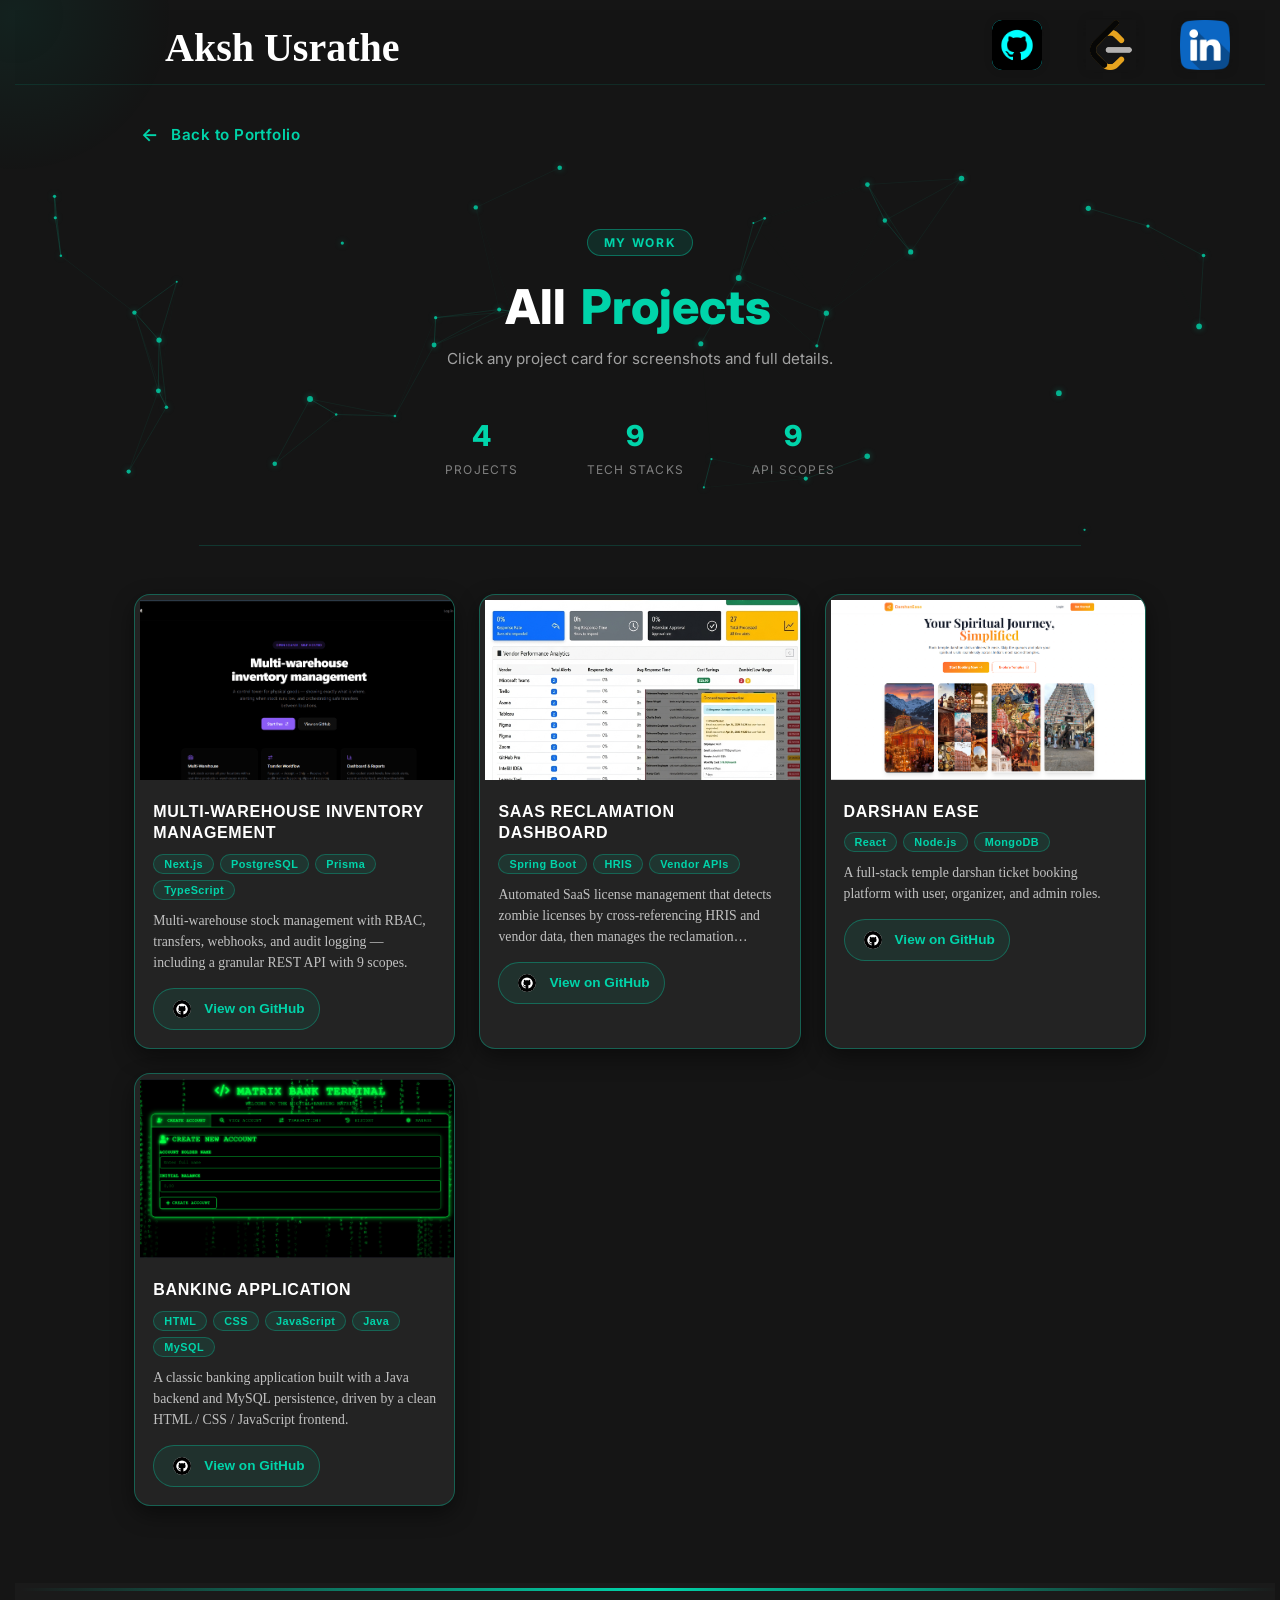
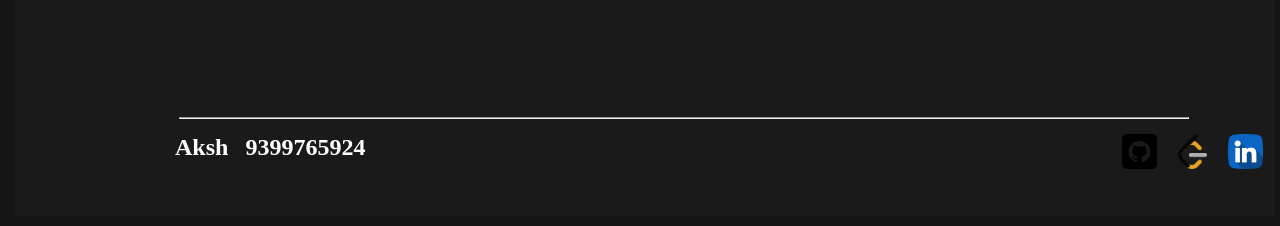
<file: projects.html>
<!doctype html>
<html lang="en">
  <head>
    <meta charset="UTF-8" />
    <meta name="viewport" content="width=device-width, initial-scale=1.0" />
    <title>All Projects – Aksh Usrathe</title>
    <meta name="description" content="All projects built by Aksh Usrathe – Java & Full-Stack Developer." />
    <link rel="preconnect" href="https://fonts.googleapis.com" />
    <link rel="preconnect" href="https://fonts.gstatic.com" crossorigin />
    <link href="https://fonts.googleapis.com/css2?family=Inter:wght@300;400;600;700;800&display=swap" rel="stylesheet" />
    <link rel="stylesheet" href="styles.css?v=2" />
    <style>
      /* ── Page-specific overrides ── */
      body { font-family: 'Inter', 'Gill Sans', sans-serif; }

      /* ── Back link ── */
      .back-link {
        display: inline-flex;
        align-items: center;
        gap: 8px;
        color: #00d4aa;
        text-decoration: none;
        font-size: 0.95rem;
        font-weight: 600;
        letter-spacing: 0.03em;
        margin: 28px 0 0 10%;
        transition: gap 0.2s ease, opacity 0.2s ease;
      }
      .back-link:hover { gap: 14px; opacity: 0.85; }
      .back-link .arrow { font-size: 1.15rem; }

      /* ── Hero banner ── */
      .pr-hero {
        position: relative;
        overflow: hidden;
        padding: 64px 10% 52px;
        text-align: center;
      }
      .pr-hero canvas {
        position: absolute;
        inset: 0;
        width: 100%;
        height: 100%;
        pointer-events: none;
        z-index: 0;
      }
      .pr-hero-content { position: relative; z-index: 2; }
      .pr-badge {
        display: inline-block;
        background: rgba(0,212,170,0.12);
        border: 1px solid rgba(0,212,170,0.4);
        color: #00d4aa;
        font-size: 0.75rem;
        font-weight: 700;
        letter-spacing: 0.14em;
        text-transform: uppercase;
        padding: 5px 16px;
        border-radius: 999px;
        margin-bottom: 18px;
      }
      .pr-hero h1 {
        font-size: clamp(1.8rem, 4.5vw, 3rem);
        font-weight: 800;
        color: #fff;
        line-height: 1.15;
        margin-bottom: 12px;
      }
      .pr-hero h1 span { color: #00d4aa; }
      .pr-hero p {
        color: rgba(255,255,255,0.6);
        font-size: 0.95rem;
        max-width: 560px;
        margin: 0 auto;
        line-height: 1.7;
      }
      .pr-stats {
        display: flex;
        justify-content: center;
        gap: 48px;
        margin-top: 36px;
        flex-wrap: wrap;
      }
      .pr-stat { text-align: center; }
      .pr-stat .num {
        font-size: 1.8rem;
        font-weight: 800;
        color: #00d4aa;
        display: block;
      }
      .pr-stat .lbl {
        font-size: 0.75rem;
        color: rgba(255,255,255,0.45);
        text-transform: uppercase;
        letter-spacing: 0.1em;
      }

      /* ── Divider ── */
      .section-divider {
        display: block;
        width: 70%;
        margin: 0 auto 48px;
        border: none;
        border-top: 1px solid rgba(0,212,170,0.18);
      }

      .pr-section { padding: 0 4% 72px; }
      .pr-section .project-grid { margin-top: 0; max-width: 1280px; }

      /* ── Responsive ── */
      @media (max-width: 600px) {
        .pr-hero { padding: 40px 5% 36px; }
        .back-link { margin-left: 5%; }
        .pr-section { padding: 0 4% 56px; }
      }
    </style>
  </head>
  <body>
    <div id="cursor-glow"></div>

    <!-- ── Nav (reuse portfolio nav) ── -->
    <nav>
      <h4>Aksh Usrathe</h4>
      <div id="nav">
        <a class="nav-link" href="https://github.com/aksh-1409"><img style="background-color:aqua;border-radius:10px" src="github.png" alt="GitHub" /></a>
        <a class="nav-link" href="https://leetcode.com/u/aksh_usrathe1401/"><img src="leetcode.png" alt="LeetCode" /></a>
        <a class="nav-link" href="https://www.linkedin.com/in/aksh-usrathe-02462930b/"><img src="linkedin.png" alt="LinkedIn" /></a>
      </div>
    </nav>

    <!-- ── Back link ── -->
    <a class="back-link" href="index.html" id="back-btn">
      <span class="arrow">←</span> Back to Portfolio
    </a>

    <!-- ── Hero ── -->
    <section class="pr-hero">
      <canvas id="pr-canvas"></canvas>
      <div class="pr-hero-content">
        <div class="pr-badge">My Work</div>
        <h1>All <span>Projects</span></h1>
        <p>Click any project card for screenshots and full details.</p>
        <div class="pr-stats">
          <div class="pr-stat"><span class="num" id="stat-projects">0</span><span class="lbl">Projects</span></div>
          <div class="pr-stat"><span class="num" id="stat-stacks">0</span><span class="lbl">Tech Stacks</span></div>
          <div class="pr-stat"><span class="num" id="stat-apis">0</span><span class="lbl">API Scopes</span></div>
        </div>
      </div>
    </section>

    <hr class="section-divider" />

    <!-- ── Projects (compact cards) ── -->
    <section class="pr-section">
      <div class="project-grid">
        <article class="project-card" data-index="0" tabindex="0" aria-label="Multi-warehouse Inventory Management - click for details">
          <div class="project-card-media">
            <img src="inventory1.png" alt="Multi-warehouse Inventory Management screenshot" />
            <span class="card-zoom-hint">View Details 🔍</span>
          </div>
          <div class="project-card-body">
            <h3 class="project-card-title">MULTI-WAREHOUSE INVENTORY MANAGEMENT</h3>
            <div class="project-card-tags">
              <span class="project-tag">Next.js</span>
              <span class="project-tag">PostgreSQL</span>
              <span class="project-tag">Prisma</span>
              <span class="project-tag">TypeScript</span>
            </div>
            <p class="project-card-desc">
              Multi-warehouse stock management with RBAC, transfers, webhooks, and audit logging — including a granular REST API with 9 scopes.
            </p>
            <a href="#" class="project-card-github" data-github-link target="_blank" rel="noopener noreferrer" aria-label="GitHub repository (placeholder)">
              <img src="github.png" alt="" width="18" height="18" /> View on GitHub
            </a>
          </div>
        </article>

        <article class="project-card" data-index="1" tabindex="0" aria-label="SAAS Reclamation Dashboard - click for details">
          <div class="project-card-media">
            <img src="saas_combined.png" alt="SAAS Reclamation Dashboard screenshot" />
            <span class="card-zoom-hint">View Details 🔍</span>
          </div>
          <div class="project-card-body">
            <h3 class="project-card-title">SAAS RECLAMATION DASHBOARD</h3>
            <div class="project-card-tags">
              <span class="project-tag">Spring Boot</span>
              <span class="project-tag">HRIS</span>
              <span class="project-tag">Vendor APIs</span>
            </div>
            <p class="project-card-desc">
              Automated SaaS license management that detects zombie licenses by cross-referencing HRIS and vendor data, then manages the reclamation lifecycle with email verification and cost-savings tracking.
            </p>
            <a href="#" class="project-card-github" data-github-link target="_blank" rel="noopener noreferrer" aria-label="GitHub repository (placeholder)">
              <img src="github.png" alt="" width="18" height="18" /> View on GitHub
            </a>
          </div>
        </article>

        <article class="project-card" data-index="2" tabindex="0" aria-label="Darshan Ease - click for details">
          <div class="project-card-media">
            <img src="darshan_ease.png" alt="Darshan Ease screenshot" />
            <span class="card-zoom-hint">View Details 🔍</span>
          </div>
          <div class="project-card-body">
            <h3 class="project-card-title">DARSHAN EASE</h3>
            <div class="project-card-tags">
              <span class="project-tag">React</span>
              <span class="project-tag">Node.js</span>
              <span class="project-tag">MongoDB</span>
            </div>
            <p class="project-card-desc">
              A full-stack temple darshan ticket booking platform with user, organizer, and admin roles.
            </p>
            <a href="#" class="project-card-github" data-github-link target="_blank" rel="noopener noreferrer" aria-label="GitHub repository (placeholder)">
              <img src="github.png" alt="" width="18" height="18" /> View on GitHub
            </a>
          </div>
        </article>

        <article class="project-card" data-index="3" tabindex="0" aria-label="Banking Application - click for details">
          <div class="project-card-media">
            <img src="image.png" alt="Banking Application screenshot" />
            <span class="card-zoom-hint">View Details 🔍</span>
          </div>
          <div class="project-card-body">
            <h3 class="project-card-title">BANKING APPLICATION</h3>
            <div class="project-card-tags">
              <span class="project-tag">HTML</span>
              <span class="project-tag">CSS</span>
              <span class="project-tag">JavaScript</span>
              <span class="project-tag">Java</span>
              <span class="project-tag">MySQL</span>
            </div>
            <p class="project-card-desc">
              A classic banking application built with a Java backend and MySQL persistence, driven by a clean HTML / CSS / JavaScript frontend.
            </p>
            <a href="#" class="project-card-github" data-github-link target="_blank" rel="noopener noreferrer" aria-label="GitHub repository (placeholder)">
              <img src="github.png" alt="" width="18" height="18" /> View on GitHub
            </a>
          </div>
        </article>
      </div>
    </section>

    <!-- ════════════════════════════════════════════
         PROJECT MODAL
         ════════════════════════════════════════════ -->
    <div id="project-modal" class="modal" role="dialog" aria-modal="true" aria-hidden="true">
      <div class="modal-backdrop" data-close-modal></div>
      <div class="modal-content" role="document">
        <button class="modal-close" data-close-modal aria-label="Close">&times;</button>

        <div class="modal-media">
          <div class="modal-carousel" id="modal-carousel"></div>
          <button class="carousel-btn carousel-prev" id="carousel-prev" aria-label="Previous image">&#10094;</button>
          <button class="carousel-btn carousel-next" id="carousel-next" aria-label="Next image">&#10095;</button>
          <div class="carousel-dots" id="carousel-dots"></div>
        </div>

        <div class="modal-body">
          <h3 id="modal-title"></h3>
          <div class="modal-tags" id="modal-tags"></div>
          <p class="modal-desc" id="modal-desc"></p>
          <div class="modal-features" id="modal-features"></div>
          <a id="modal-github" class="modal-github" href="#" target="_blank" rel="noopener noreferrer">
            <img src="github.png" alt="" width="20" height="20" /> View Source on GitHub
          </a>
        </div>
      </div>
    </div>

    <!-- ── Footer strip ── -->
    <footer id="footer" style="padding-bottom:32px;">
      <div class="footer-accent-bar"></div>
      <hr id="footer-line" />
      <div id="footer-div">
        <div id="footer-name-div">
          <h2 id="footer-name">Aksh</h2>
          <h2 id="footer-name" style="margin-left:12px;">9399765924</h2>
        </div>
        <div id="footer-a-div">
          <a href="https://github.com/aksh-1409"><img src="github.png" width="35px" height="35px" alt="GitHub" /></a>
          <a href="https://leetcode.com/u/aksh_usrathe1401/"><img src="leetcode.png" width="35px" height="35px" alt="LeetCode" /></a>
          <a href="https://www.linkedin.com/in/aksh-usrathe-02462930b/"><img src="linkedin.png" width="35px" height="35px" alt="LinkedIn" /></a>
        </div>
      </div>
    </footer>

    <!-- ════════════════════════════════════════════
         SCRIPTS
         ════════════════════════════════════════════ -->
    <script>
      /* ── Count-up animation ── */
      function countUp(el, target, dur) {
        const start = performance.now();
        function step(now) {
          const t = Math.min((now - start) / dur, 1);
          el.textContent = Math.round(t * target);
          if (t < 1) requestAnimationFrame(step);
        }
        requestAnimationFrame(step);
      }
      countUp(document.getElementById('stat-projects'), 4, 1000);
      countUp(document.getElementById('stat-stacks'), 9, 1100);
      countUp(document.getElementById('stat-apis'), 9, 1200);
    </script>

    <script>
      /* ════════════════════════════════════════════
         PROJECT MODAL + CAROUSEL
         ════════════════════════════════════════════ */
      /* Note: github links are placeholders ('#'). Replace with real repo URLs
         when available. To add more screenshots, add entries to `images`. */
      const projectData = [
        {
          title: 'Multi-Warehouse Inventory Management',
          tags: ['Next.js 14', 'PostgreSQL', 'Prisma', 'NextAuth.js', 'TypeScript', 'Vercel + Neon'],
          description: 'A full-stack platform for multi-warehouse stock tracking with transfer workflows, secured end-to-end. Role-based access control separates Admin / Operator users with warehouse-scoped permissions. API access is protected by API key authentication across 9 granular scopes, and inventory events are pushed via webhooks with HMAC-SHA256 verification.',
          features: [
            'RBAC — Admin/Operator with warehouse-scoped permissions',
            'Multi-warehouse stock tracking & transfer workflows',
            'API key auth with 9 granular scopes',
            'Webhooks with HMAC-SHA256 verification',
            'Idempotent endpoints',
            'WCAG 2.1 AA accessibility',
            'CSRF protection & rate limiting',
            'PDF reports & CSV/PDF export',
            'Audit logging & CI/CD'
          ],
          github: 'https://github.com/aksh-1409/inventory_management',
          images: ['inventory1.png', 'inventory2.png']
        },
        {
          title: 'SAAS Reclamation Dashboard',
          tags: ['Spring Boot', 'HRIS', 'Vendor APIs'],
          description: 'An automated SaaS license management system built with Spring Boot that detects zombie licenses from terminated employees and low-usage premium subscriptions by cross-referencing HRIS and vendor data. It manages the full reclamation lifecycle through email verification, admin accountability, and cost-savings tracking.',
          features: [
            'Detects zombie licenses via HRIS + vendor cross-reference',
            'Full reclamation lifecycle with email verification',
            'Admin accountability & cost-savings tracking'
          ],
          github: 'https://github.com/aksh-1409/reclamation',
          images: ['saas_combined.png']
        },
        {
          title: 'Darshan Ease',
          tags: ['React', 'Node.js', 'Express', 'MongoDB', 'Tailwind CSS'],
          description: 'A full-stack temple darshan ticket booking platform with user, organizer, and admin roles, built using React and Node.js with MongoDB.',
          features: ['User, organizer & admin roles', 'Ticket booking & queue management'],
          github: 'https://github.com/aksh-1409/DarshanEase',
          images: ['darshan_ease.png']
        },
        {
          title: 'Banking Application',
          tags: ['HTML', 'CSS', 'JavaScript', 'Java', 'MySQL'],
          description: 'A classic banking application built with a Java backend and MySQL persistence, driven by a clean HTML / CSS / JavaScript frontend.',
          features: ['User accounts & transactions', 'MySQL persistence'],
          github: 'https://github.com/aksh-1409/Bank_Application',
          images: ['image.png']
        }
      ];

      const modal = document.getElementById('project-modal');
      const modalTitle = document.getElementById('modal-title');
      const modalTags = document.getElementById('modal-tags');
      const modalDesc = document.getElementById('modal-desc');
      const modalFeatures = document.getElementById('modal-features');
      const modalGithub = document.getElementById('modal-github');
      const carouselEl = document.getElementById('modal-carousel');
      const dotsEl = document.getElementById('carousel-dots');
      const prevBtn = document.getElementById('carousel-prev');
      const nextBtn = document.getElementById('carousel-next');

      let slideIndex = 0;
      let currentImages = [];

      function renderCarousel(images) {
        currentImages = images;
        slideIndex = 0;
        carouselEl.innerHTML = '';
        dotsEl.innerHTML = '';
        const track = document.createElement('div');
        track.style.cssText = 'display:flex;width:100%;';
        images.forEach((src) => {
          const slide = document.createElement('div');
          slide.className = 'carousel-slide';
          const img = document.createElement('img');
          img.src = src;
          img.alt = 'Project screenshot';
          img.loading = 'lazy';
          slide.appendChild(img);
          track.appendChild(slide);
        });
        carouselEl.appendChild(track);
        if (images.length > 1) {
          images.forEach((_, i) => {
            const dot = document.createElement('button');
            dot.className = 'dot' + (i === 0 ? ' active' : '');
            dot.setAttribute('aria-label', 'Image ' + (i + 1));
            dot.addEventListener('click', () => goToSlide(i));
            dotsEl.appendChild(dot);
          });
          prevBtn.style.display = 'flex';
          nextBtn.style.display = 'flex';
          dotsEl.style.display = 'flex';
        } else {
          prevBtn.style.display = 'none';
          nextBtn.style.display = 'none';
          dotsEl.style.display = 'none';
        }
        updateSlide();
      }

      function updateSlide() {
        const slides = carouselEl.querySelectorAll('.carousel-slide');
        slides.forEach((s, i) => {
          s.style.transform = 'translateX(' + (i - slideIndex) * 100 + '%)';
        });
        const dots = dotsEl.querySelectorAll('.dot');
        dots.forEach((d, i) => d.classList.toggle('active', i === slideIndex));
      }

      function goToSlide(i) {
        slideIndex = (i + currentImages.length) % currentImages.length;
        updateSlide();
      }

      function openModal(index) {
        const p = projectData[index];
        if (!p) return;
        renderCarousel(p.images);
        modalTitle.textContent = p.title;
        modalTags.innerHTML = p.tags.map(t => '<span class="modal-tag">' + t + '</span>').join('');
        modalDesc.textContent = p.description;
        modalFeatures.innerHTML = p.features.map(f => '<div class="modal-feature">' + f + '</div>').join('');
        modalGithub.href = p.github;
        modal.classList.add('open');
        modal.setAttribute('aria-hidden', 'false');
        document.body.classList.add('modal-open');
      }

      function closeModal() {
        modal.classList.remove('open');
        modal.setAttribute('aria-hidden', 'true');
        document.body.classList.remove('modal-open');
      }

      prevBtn.addEventListener('click', (e) => { e.stopPropagation(); goToSlide(slideIndex - 1); });
      nextBtn.addEventListener('click', (e) => { e.stopPropagation(); goToSlide(slideIndex + 1); });

      document.querySelectorAll('[data-close-modal]').forEach(el => el.addEventListener('click', closeModal));

      document.querySelectorAll('.project-card').forEach(card => {
        const idx = parseInt(card.dataset.index, 10);
        const ghLink = card.querySelector('.project-card-github');
        if (ghLink && projectData[idx]) ghLink.href = projectData[idx].github;
        const openCard = () => openModal(idx);
        card.addEventListener('click', (e) => {
          if (e.target.closest('.project-card-github')) return;
          openCard();
        });
        card.addEventListener('keydown', (e) => {
          if (e.key === 'Enter' || e.key === ' ') {
            e.preventDefault();
            openCard();
          }
        });
      });

      document.addEventListener('keydown', (e) => {
        if (!modal.classList.contains('open')) return;
        if (e.key === 'Escape') closeModal();
        if (e.key === 'ArrowLeft') goToSlide(slideIndex - 1);
        if (e.key === 'ArrowRight') goToSlide(slideIndex + 1);
      });

      /* ── Particle canvas (matches portfolio hero) ── */
      (function() {
        const canvas = document.getElementById('pr-canvas');
        const ctx = canvas.getContext('2d');
        function resize() { canvas.width = canvas.offsetWidth; canvas.height = canvas.offsetHeight; }
        window.addEventListener('resize', resize); resize();
        const COUNT = 40, MAX_DIST = 120, COLOR = '0, 212, 170';
        const particles = Array.from({ length: COUNT }, () => ({
          x: Math.random() * canvas.width, y: Math.random() * canvas.height,
          vx: (Math.random()-0.5)*0.4, vy: (Math.random()-0.5)*0.4,
          r: Math.random()*2+1
        }));
        function draw() {
          ctx.clearRect(0, 0, canvas.width, canvas.height);
          for (let i = 0; i < particles.length; i++) {
            const p = particles[i];
            p.x += p.vx; p.y += p.vy;
            if (p.x < 0 || p.x > canvas.width)  p.vx *= -1;
            if (p.y < 0 || p.y > canvas.height) p.vy *= -1;
            ctx.beginPath(); ctx.arc(p.x, p.y, p.r, 0, Math.PI*2);
            ctx.fillStyle = `rgba(${COLOR},0.8)`; ctx.shadowColor = `rgba(${COLOR},0.5)`;
            ctx.shadowBlur = 6; ctx.fill(); ctx.shadowBlur = 0;
            for (let j = i+1; j < particles.length; j++) {
              const p2 = particles[j], dx = p.x-p2.x, dy = p.y-p2.y;
              const dist = Math.sqrt(dx*dx+dy*dy);
              if (dist < MAX_DIST) {
                ctx.beginPath(); ctx.moveTo(p.x,p.y); ctx.lineTo(p2.x,p2.y);
                ctx.strokeStyle = `rgba(${COLOR},${(1-dist/MAX_DIST)*0.4})`;
                ctx.lineWidth = 0.6; ctx.stroke();
              }
            }
          }
          requestAnimationFrame(draw);
        }
        draw();
      })();

      /* ── Cursor glow ── */
      const glow = document.getElementById('cursor-glow');
      document.addEventListener('mousemove', e => {
        glow.style.left = e.clientX + 'px';
        glow.style.top  = e.clientY + 'px';
      });
    </script>
  </body>
</html>
</file>
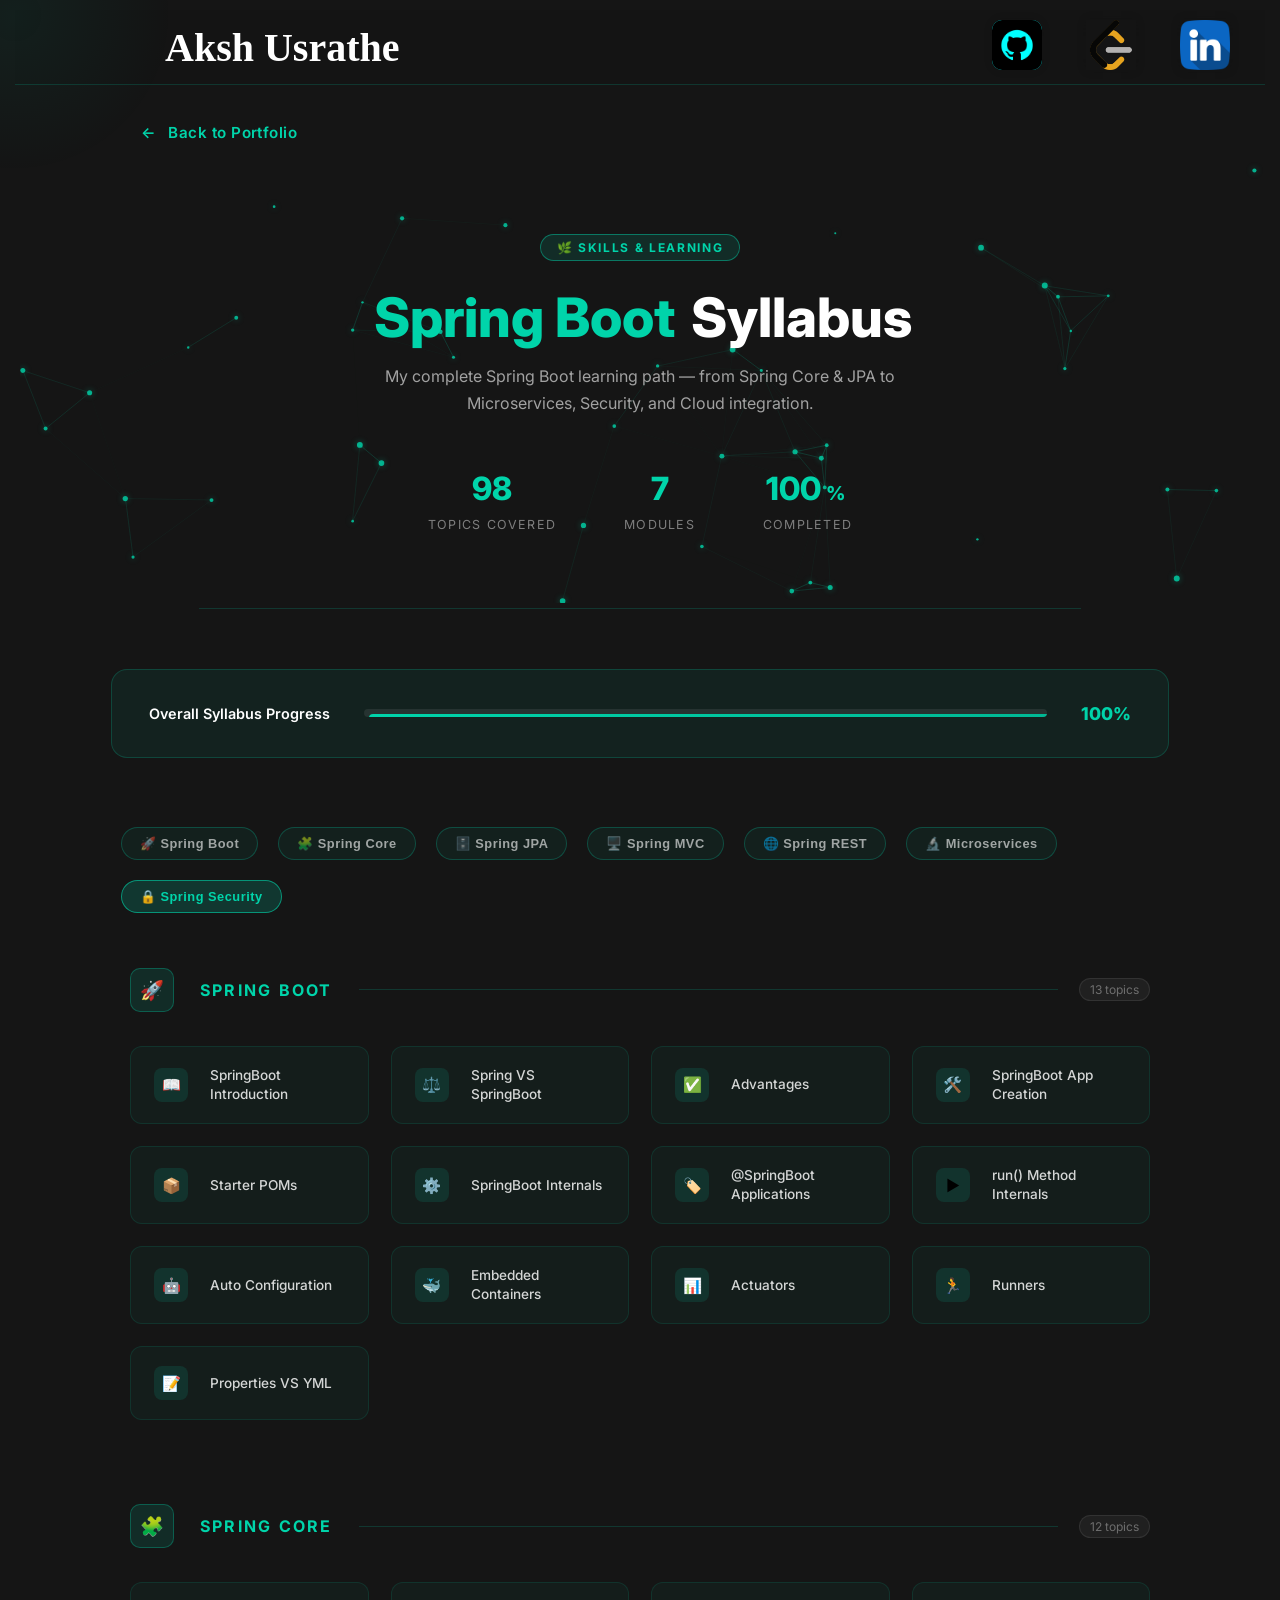
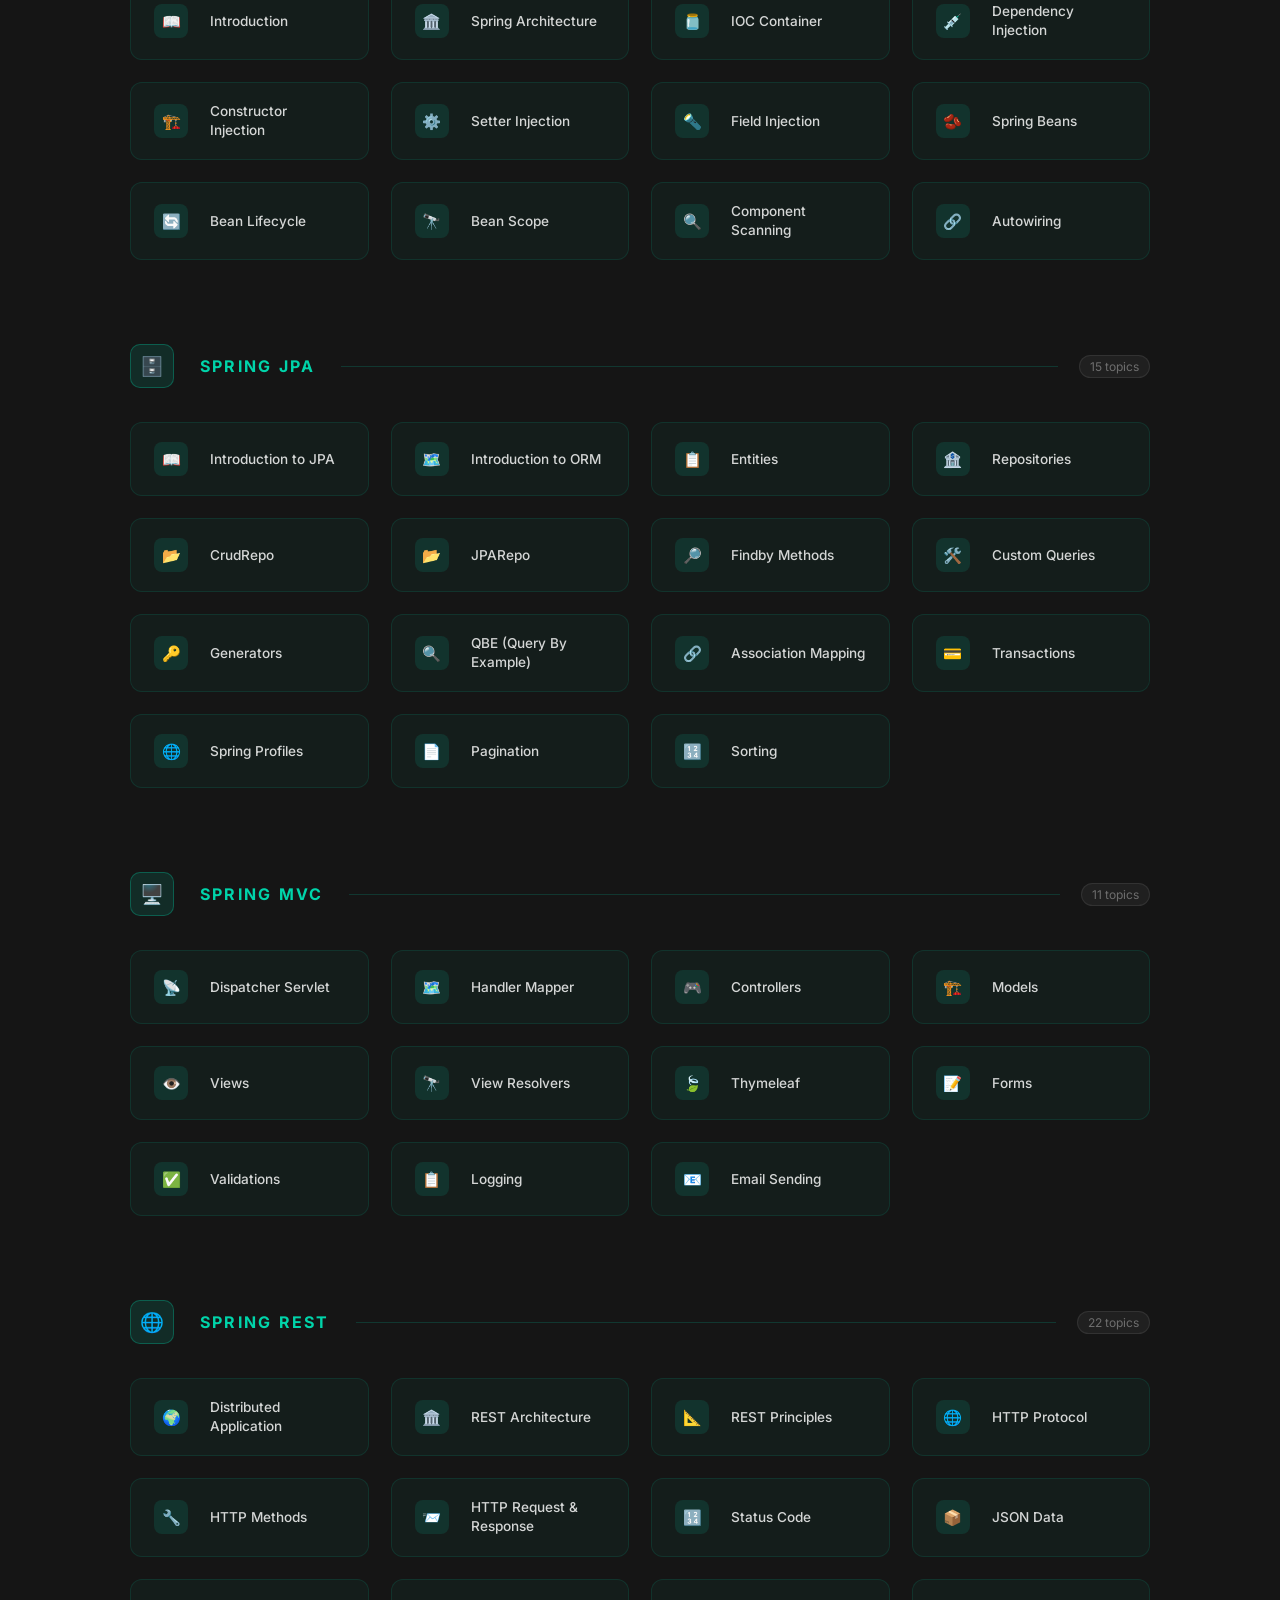
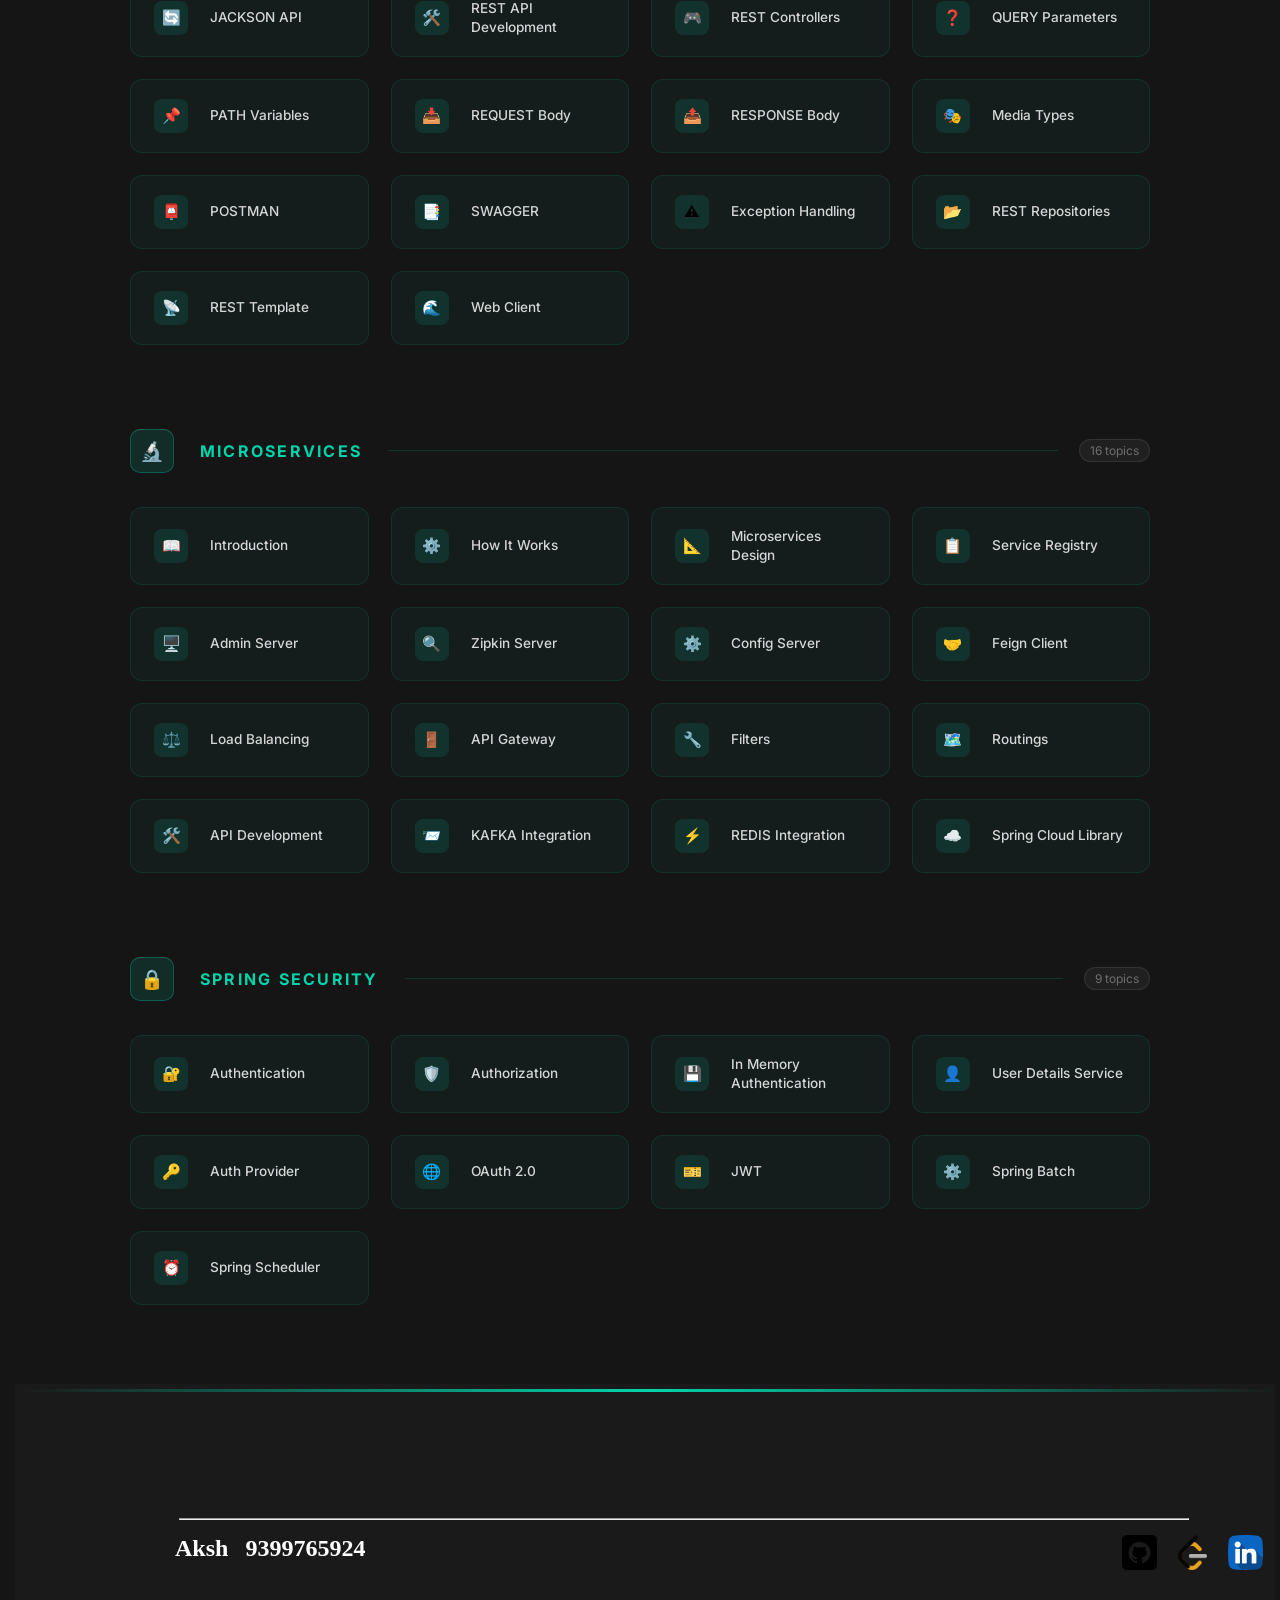
<file: springboot.html>
<!doctype html>
<html lang="en">
  <head>
    <meta charset="UTF-8" />
    <meta name="viewport" content="width=device-width, initial-scale=1.0" />
    <title>Spring Boot – Aksh Usrathe</title>
    <meta name="description" content="Spring Boot syllabus and topics learned by Aksh Usrathe – Java Developer." />
    <link rel="preconnect" href="https://fonts.googleapis.com" />
    <link rel="preconnect" href="https://fonts.gstatic.com" crossorigin />
    <link href="https://fonts.googleapis.com/css2?family=Inter:wght@300;400;600;700;800&display=swap" rel="stylesheet" />
    <link rel="stylesheet" href="styles.css" />
    <style>
      /* ── Spring Boot accent colour (teal – matches portfolio) ── */
      :root {
        --sb: 0, 212, 170;           /* Portfolio teal RGB */
        --sb-hex: #00d4aa;
        --sb-dark: #00b894;
      }

      body { font-family: 'Inter', 'Gill Sans', sans-serif; }

      /* ── Scrollbar tint ── */
      ::-webkit-scrollbar-thumb { background: var(--sb-hex) !important; }
      ::-webkit-scrollbar-thumb:hover { background: var(--sb-dark) !important; }

      /* ── Nav border tint ── */
      nav { border-bottom-color: rgba(var(--sb),0.18) !important; }

      /* ── Back link ── */
      .back-link {
        display: inline-flex;
        align-items: center;
        gap: 8px;
        color: var(--sb-hex);
        text-decoration: none;
        font-size: 0.95rem;
        font-weight: 600;
        letter-spacing: 0.03em;
        margin: 28px 0 0 10%;
        transition: gap 0.2s ease, opacity 0.2s ease;
      }
      .back-link:hover { gap: 14px; opacity: 0.85; }

      /* ── Hero ── */
      .sb-hero {
        position: relative;
        overflow: hidden;
        padding: 72px 10% 60px;
        text-align: center;
      }
      .sb-hero canvas {
        position: absolute;
        inset: 0;
        width: 100%;
        height: 100%;
        pointer-events: none;
        z-index: 0;
      }
      .sb-hero-content { position: relative; z-index: 2; }

      .sb-badge {
        display: inline-block;
        background: rgba(var(--sb),0.12);
        border: 1px solid rgba(var(--sb),0.45);
        color: var(--sb-hex);
        font-size: 0.75rem;
        font-weight: 700;
        letter-spacing: 0.14em;
        text-transform: uppercase;
        padding: 5px 16px;
        border-radius: 999px;
        margin-bottom: 20px;
      }

      .sb-hero h1 {
        font-size: clamp(2rem, 5vw, 3.4rem);
        font-weight: 800;
        color: #fff;
        line-height: 1.15;
        margin-bottom: 14px;
      }
      .sb-hero h1 span { color: var(--sb-hex); }

      .sb-hero p {
        color: rgba(255,255,255,0.6);
        font-size: 1rem;
        max-width: 560px;
        margin: 0 auto;
        line-height: 1.7;
      }

      .sb-stats {
        display: flex;
        justify-content: center;
        gap: 48px;
        margin-top: 42px;
        flex-wrap: wrap;
      }
      .sb-stat .num {
        font-size: 2rem;
        font-weight: 800;
        color: var(--sb-hex);
        display: block;
      }
      .sb-stat .lbl {
        font-size: 0.78rem;
        color: rgba(255,255,255,0.45);
        text-transform: uppercase;
        letter-spacing: 0.1em;
      }

      /* ── Divider ── */
      .section-divider {
        display: block;
        width: 70%;
        margin: 0 auto 60px;
        border: none;
        border-top: 1px solid rgba(var(--sb),0.18);
      }

      /* ── Progress bar ── */
      .sb-progress-wrap {
        background: rgba(var(--sb),0.07);
        border: 1px solid rgba(var(--sb),0.2);
        border-radius: 16px;
        padding: 28px 32px;
        margin: 0 8% 64px;
        display: flex;
        align-items: center;
        gap: 24px;
        flex-wrap: wrap;
      }
      .sb-progress-wrap .pw-label {
        font-size: 0.9rem;
        color: #fff;
        font-weight: 600;
        white-space: nowrap;
      }
      .sb-bar-track {
        flex: 1;
        min-width: 180px;
        height: 8px;
        background: rgba(255,255,255,0.08);
        border-radius: 99px;
        overflow: hidden;
      }
      .sb-bar-fill {
        height: 100%;
        width: 0%;
        background: linear-gradient(90deg, var(--sb-hex), var(--sb-dark));
        border-radius: 99px;
        transition: width 1.4s cubic-bezier(0.16,1,0.3,1);
      }
      .sb-bar-pct {
        font-size: 1.1rem;
        font-weight: 800;
        color: var(--sb-hex);
      }

      /* ── Module tabs ── */
      .module-tabs {
        display: flex;
        flex-wrap: wrap;
        gap: 10px;
        padding: 0 8% 40px;
      }
      .module-tab {
        padding: 8px 18px;
        border-radius: 999px;
        border: 1px solid rgba(var(--sb),0.25);
        background: rgba(var(--sb),0.06);
        color: rgba(255,255,255,0.6);
        font-size: 0.8rem;
        font-weight: 600;
        cursor: pointer;
        transition: all 0.2s ease;
        letter-spacing: 0.04em;
      }
      .module-tab:hover,
      .module-tab.active {
        background: rgba(var(--sb),0.18);
        border-color: rgba(var(--sb),0.6);
        color: var(--sb-hex);
      }

      /* ── Category section ── */
      .sb-section { padding: 0 8% 64px; }
      .sb-section-header {
        display: flex;
        align-items: center;
        gap: 16px;
        margin-bottom: 24px;
      }
      .sb-section-icon {
        width: 42px;
        height: 42px;
        min-width: 42px;
        border-radius: 10px;
        background: rgba(var(--sb),0.12);
        border: 1px solid rgba(var(--sb),0.3);
        display: flex;
        align-items: center;
        justify-content: center;
        font-size: 1.2rem;
      }
      .sb-section-title {
        font-size: 1rem;
        font-weight: 700;
        color: var(--sb-hex);
        text-transform: uppercase;
        letter-spacing: 0.14em;
      }
      .sb-section-count {
        margin-left: auto;
        font-size: 0.75rem;
        color: rgba(255,255,255,0.35);
        background: rgba(255,255,255,0.05);
        border: 1px solid rgba(255,255,255,0.08);
        padding: 3px 10px;
        border-radius: 999px;
        white-space: nowrap;
      }
      .sb-section-line {
        flex: 1;
        height: 1px;
        background: rgba(var(--sb),0.18);
      }

      /* ── Topic grid ── */
      .sb-grid {
        display: grid;
        grid-template-columns: repeat(auto-fill, minmax(215px, 1fr));
        gap: 12px;
      }
      .sb-card {
        background: rgba(var(--sb),0.04);
        border: 1px solid rgba(var(--sb),0.12);
        border-radius: 12px;
        padding: 14px 18px;
        display: flex;
        align-items: center;
        gap: 12px;
        cursor: default;
        transition: transform 0.22s ease, background 0.22s ease,
                    border-color 0.22s ease, box-shadow 0.22s ease;
        opacity: 0;
        transform: translateY(20px);
      }
      .sb-card.visible {
        opacity: 1;
        transform: translateY(0);
      }
      .sb-card:hover {
        transform: translateY(-4px);
        background: rgba(var(--sb),0.12);
        border-color: rgba(var(--sb),0.5);
        box-shadow: 0 8px 28px rgba(var(--sb),0.18);
      }
      .sb-card-icon {
        width: 34px;
        height: 34px;
        min-width: 34px;
        background: rgba(var(--sb),0.12);
        border-radius: 8px;
        display: flex;
        align-items: center;
        justify-content: center;
        font-size: 0.95rem;
      }
      .sb-card-text {
        font-size: 0.85rem;
        font-weight: 500;
        color: rgba(255,255,255,0.82);
        line-height: 1.4;
      }
      .sb-card:hover .sb-card-text { color: var(--sb-hex); }

      /* ── Cursor glow (teal – matches portfolio) ── */
      #cursor-glow {
        background: radial-gradient(circle, rgba(var(--sb),0.06) 0%, transparent 70%) !important;
      }

      /* ── Responsive ── */
      @media (max-width: 600px) {
        .sb-hero { padding: 48px 5% 40px; }
        .back-link { margin-left: 5%; }
        .sb-section { padding: 0 5% 48px; }
        .sb-progress-wrap { margin: 0 5% 48px; padding: 20px; }
        .module-tabs { padding: 0 5% 32px; }
        .sb-grid { grid-template-columns: 1fr 1fr; }
      }
      @media (max-width: 400px) {
        .sb-grid { grid-template-columns: 1fr; }
      }
    </style>
  </head>
  <body>
    <div id="cursor-glow"></div>

    <!-- ── Nav ── -->
    <nav>
      <h4>Aksh Usrathe</h4>
      <div id="nav">
        <a class="nav-link" href="https://github.com/aksh-1409"><img style="background-color:aqua;border-radius:10px" src="github.png" alt="GitHub" /></a>
        <a class="nav-link" href="https://leetcode.com/u/aksh_usrathe1401/"><img src="leetcode.png" alt="LeetCode" /></a>
        <a class="nav-link" href="https://www.linkedin.com/in/aksh-usrathe-02462930b/"><img src="linkedin.png" alt="LinkedIn" /></a>
      </div>
    </nav>

    <!-- ── Back ── -->
    <a class="back-link" href="index.html">
      <span>←</span> Back to Portfolio
    </a>

    <!-- ── Hero ── -->
    <section class="sb-hero">
      <canvas id="sb-canvas"></canvas>
      <div class="sb-hero-content">
        <div class="sb-badge">🌿 Skills &amp; Learning</div>
        <h1><span>Spring Boot</span> Syllabus</h1>
        <p>My complete Spring Boot learning path — from Spring Core &amp; JPA to Microservices, Security, and Cloud integration.</p>
        <div class="sb-stats">
          <div class="sb-stat"><span class="num" id="stat-topics">0</span><span class="lbl">Topics Covered</span></div>
          <div class="sb-stat"><span class="num" id="stat-modules">0</span><span class="lbl">Modules</span></div>
          <div class="sb-stat"><span class="num">100<span style="font-size:1.2rem">%</span></span><span class="lbl">Completed</span></div>
        </div>
      </div>
    </section>

    <hr class="section-divider" />

    <!-- ── Progress bar ── -->
    <div class="sb-progress-wrap" id="progress-wrap">
      <span class="pw-label">Overall Syllabus Progress</span>
      <div class="sb-bar-track"><div class="sb-bar-fill" id="sb-bar"></div></div>
      <span class="sb-bar-pct">100%</span>
    </div>

    <!-- ── Quick-jump tabs ── -->
    <div class="module-tabs" id="module-tabs"></div>

    <!-- ── Sections injected by JS ── -->
    <div id="sb-content"></div>

    <!-- ── Footer ── -->
    <footer id="footer" style="padding-bottom:32px;">
      <div class="footer-accent-bar"></div>
      <hr id="footer-line" />
      <div id="footer-div">
        <div id="footer-name-div">
          <h2 id="footer-name">Aksh</h2>
          <h2 id="footer-name" style="margin-left:12px;">9399765924</h2>
        </div>
        <div id="footer-a-div">
          <a href="https://github.com/aksh-1409"><img src="github.png" width="35px" height="35px" alt="GitHub" /></a>
          <a href="https://leetcode.com/u/aksh_usrathe1401/"><img src="leetcode.png" width="35px" height="35px" alt="LeetCode" /></a>
          <a href="https://www.linkedin.com/in/aksh-usrathe-02462930b/"><img src="linkedin.png" width="35px" height="35px" alt="LinkedIn" /></a>
        </div>
      </div>
    </footer>

    <script>
    /* ══════════════════════════════════════════════
       DATA
    ══════════════════════════════════════════════ */
    const modules = [
      {
        id: 'spring-boot',
        label: 'Spring Boot',
        icon: '🚀',
        topics: [
          { icon:'📖', text:'SpringBoot Introduction' },
          { icon:'⚖️', text:'Spring VS SpringBoot' },
          { icon:'✅', text:'Advantages' },
          { icon:'🛠️', text:'SpringBoot App Creation' },
          { icon:'📦', text:'Starter POMs' },
          { icon:'⚙️', text:'SpringBoot Internals' },
          { icon:'🏷️', text:'@SpringBoot Applications' },
          { icon:'▶️', text:'run() Method Internals' },
          { icon:'🤖', text:'Auto Configuration' },
          { icon:'🐳', text:'Embedded Containers' },
          { icon:'📊', text:'Actuators' },
          { icon:'🏃', text:'Runners' },
          { icon:'📝', text:'Properties VS YML' },
        ]
      },
      {
        id: 'spring-core',
        label: 'Spring Core',
        icon: '🧩',
        topics: [
          { icon:'📖', text:'Introduction' },
          { icon:'🏛️', text:'Spring Architecture' },
          { icon:'🫙', text:'IOC Container' },
          { icon:'💉', text:'Dependency Injection' },
          { icon:'🏗️', text:'Constructor Injection' },
          { icon:'⚙️', text:'Setter Injection' },
          { icon:'🔦', text:'Field Injection' },
          { icon:'🫘', text:'Spring Beans' },
          { icon:'🔄', text:'Bean Lifecycle' },
          { icon:'🔭', text:'Bean Scope' },
          { icon:'🔍', text:'Component Scanning' },
          { icon:'🔗', text:'Autowiring' },
        ]
      },
      {
        id: 'spring-jpa',
        label: 'Spring JPA',
        icon: '🗄️',
        topics: [
          { icon:'📖', text:'Introduction to JPA' },
          { icon:'🗺️', text:'Introduction to ORM' },
          { icon:'📋', text:'Entities' },
          { icon:'🏦', text:'Repositories' },
          { icon:'📂', text:'CrudRepo' },
          { icon:'📂', text:'JPARepo' },
          { icon:'🔎', text:'Findby Methods' },
          { icon:'🛠️', text:'Custom Queries' },
          { icon:'🔑', text:'Generators' },
          { icon:'🔍', text:'QBE (Query By Example)' },
          { icon:'🔗', text:'Association Mapping' },
          { icon:'💳', text:'Transactions' },
          { icon:'🌐', text:'Spring Profiles' },
          { icon:'📄', text:'Pagination' },
          { icon:'🔢', text:'Sorting' },
        ]
      },
      {
        id: 'spring-mvc',
        label: 'Spring MVC',
        icon: '🖥️',
        topics: [
          { icon:'📡', text:'Dispatcher Servlet' },
          { icon:'🗺️', text:'Handler Mapper' },
          { icon:'🎮', text:'Controllers' },
          { icon:'🏗️', text:'Models' },
          { icon:'👁️', text:'Views' },
          { icon:'🔭', text:'View Resolvers' },
          { icon:'🍃', text:'Thymeleaf' },
          { icon:'📝', text:'Forms' },
          { icon:'✅', text:'Validations' },
          { icon:'📋', text:'Logging' },
          { icon:'📧', text:'Email Sending' },
        ]
      },
      {
        id: 'spring-rest',
        label: 'Spring REST',
        icon: '🌐',
        topics: [
          { icon:'🌍', text:'Distributed Application' },
          { icon:'🏛️', text:'REST Architecture' },
          { icon:'📐', text:'REST Principles' },
          { icon:'🌐', text:'HTTP Protocol' },
          { icon:'🔧', text:'HTTP Methods' },
          { icon:'📨', text:'HTTP Request & Response' },
          { icon:'🔢', text:'Status Code' },
          { icon:'📦', text:'JSON Data' },
          { icon:'🔄', text:'JACKSON API' },
          { icon:'🛠️', text:'REST API Development' },
          { icon:'🎮', text:'REST Controllers' },
          { icon:'❓', text:'QUERY Parameters' },
          { icon:'📌', text:'PATH Variables' },
          { icon:'📥', text:'REQUEST Body' },
          { icon:'📤', text:'RESPONSE Body' },
          { icon:'🎭', text:'Media Types' },
          { icon:'📮', text:'POSTMAN' },
          { icon:'📑', text:'SWAGGER' },
          { icon:'⚠️', text:'Exception Handling' },
          { icon:'📂', text:'REST Repositories' },
          { icon:'📡', text:'REST Template' },
          { icon:'🌊', text:'Web Client' },
        ]
      },
      {
        id: 'microservices',
        label: 'Microservices',
        icon: '🔬',
        topics: [
          { icon:'📖', text:'Introduction' },
          { icon:'⚙️', text:'How It Works' },
          { icon:'📐', text:'Microservices Design' },
          { icon:'📋', text:'Service Registry' },
          { icon:'🖥️', text:'Admin Server' },
          { icon:'🔍', text:'Zipkin Server' },
          { icon:'⚙️', text:'Config Server' },
          { icon:'🤝', text:'Feign Client' },
          { icon:'⚖️', text:'Load Balancing' },
          { icon:'🚪', text:'API Gateway' },
          { icon:'🔧', text:'Filters' },
          { icon:'🗺️', text:'Routings' },
          { icon:'🛠️', text:'API Development' },
          { icon:'📨', text:'KAFKA Integration' },
          { icon:'⚡', text:'REDIS Integration' },
          { icon:'☁️', text:'Spring Cloud Library' },
        ]
      },
      {
        id: 'spring-security',
        label: 'Spring Security',
        icon: '🔒',
        topics: [
          { icon:'🔐', text:'Authentication' },
          { icon:'🛡️', text:'Authorization' },
          { icon:'💾', text:'In Memory Authentication' },
          { icon:'👤', text:'User Details Service' },
          { icon:'🔑', text:'Auth Provider' },
          { icon:'🌐', text:'OAuth 2.0' },
          { icon:'🎫', text:'JWT' },
          { icon:'⚙️', text:'Spring Batch' },
          { icon:'⏰', text:'Spring Scheduler' },
        ]
      },
    ];

    /* ══════════════════════════════════════════════
       COUNT
    ══════════════════════════════════════════════ */
    let totalTopics = 0;
    modules.forEach(m => totalTopics += m.topics.length);

    /* ══════════════════════════════════════════════
       RENDER TABS
    ══════════════════════════════════════════════ */
    const tabsContainer = document.getElementById('module-tabs');
    modules.forEach((m, i) => {
      const btn = document.createElement('button');
      btn.className = 'module-tab' + (i === 0 ? ' active' : '');
      btn.textContent = `${m.icon} ${m.label}`;
      btn.dataset.target = m.id;
      btn.addEventListener('click', () => {
        document.querySelectorAll('.module-tab').forEach(b => b.classList.remove('active'));
        btn.classList.add('active');
        const el = document.getElementById('section-' + m.id);
        if (el) el.scrollIntoView({ behavior: 'smooth', block: 'start' });
      });
      tabsContainer.appendChild(btn);
    });

    /* ══════════════════════════════════════════════
       RENDER SECTIONS & CARDS
    ══════════════════════════════════════════════ */
    const content = document.getElementById('sb-content');

    modules.forEach(m => {
      // section wrapper
      const sec = document.createElement('section');
      sec.className = 'sb-section reveal';
      sec.id = 'section-' + m.id;

      // header
      const header = document.createElement('div');
      header.className = 'sb-section-header';
      header.innerHTML = `
        <div class="sb-section-icon">${m.icon}</div>
        <div class="sb-section-title">${m.label}</div>
        <div class="sb-section-line"></div>
        <div class="sb-section-count">${m.topics.length} topics</div>`;
      sec.appendChild(header);

      // grid
      const grid = document.createElement('div');
      grid.className = 'sb-grid';

      m.topics.forEach((t, i) => {
        const card = document.createElement('div');
        card.className = 'sb-card';
        card.style.transitionDelay = `${i * 35}ms`;
        card.innerHTML = `
          <div class="sb-card-icon">${t.icon}</div>
          <div class="sb-card-text">${t.text}</div>`;
        grid.appendChild(card);
      });

      sec.appendChild(grid);
      content.appendChild(sec);
    });

    /* ══════════════════════════════════════════════
       INTERSECTION OBSERVERS
    ══════════════════════════════════════════════ */
    // Scroll reveal for sections
    const revealObs = new IntersectionObserver(entries => {
      entries.forEach(e => { if (e.isIntersecting) e.target.classList.add('visible'); });
    }, { threshold: 0.06 });
    document.querySelectorAll('.reveal').forEach(el => revealObs.observe(el));

    // Card reveal
    const cardObs = new IntersectionObserver(entries => {
      entries.forEach(e => { if (e.isIntersecting) e.target.classList.add('visible'); });
    }, { threshold: 0.08 });
    document.querySelectorAll('.sb-card').forEach(c => cardObs.observe(c));

    // Progress bar
    const barEl = document.getElementById('sb-bar');
    const progressObs = new IntersectionObserver(entries => {
      if (entries[0].isIntersecting) { barEl.style.width = '100%'; progressObs.disconnect(); }
    }, { threshold: 0.3 });
    progressObs.observe(document.getElementById('progress-wrap'));

    // Active tab on scroll
    const sectionEls = modules.map(m => document.getElementById('section-' + m.id));
    const tabEls = Array.from(document.querySelectorAll('.module-tab'));
    const activeTabObs = new IntersectionObserver(entries => {
      entries.forEach(e => {
        if (e.isIntersecting) {
          const idx = sectionEls.indexOf(e.target);
          if (idx !== -1) {
            tabEls.forEach(b => b.classList.remove('active'));
            tabEls[idx].classList.add('active');
          }
        }
      });
    }, { threshold: 0.4 });
    sectionEls.forEach(el => { if (el) activeTabObs.observe(el); });

    /* ══════════════════════════════════════════════
       COUNT-UP
    ══════════════════════════════════════════════ */
    function countUp(el, target, dur) {
      const start = performance.now();
      function step(now) {
        const t = Math.min((now - start) / dur, 1);
        el.textContent = Math.round(t * target);
        if (t < 1) requestAnimationFrame(step);
      }
      requestAnimationFrame(step);
    }
    countUp(document.getElementById('stat-topics'),  totalTopics,    1300);
    countUp(document.getElementById('stat-modules'), modules.length, 900);

    /* ══════════════════════════════════════════════
       PARTICLE CANVAS
    ══════════════════════════════════════════════ */
    (function() {
      const canvas = document.getElementById('sb-canvas');
      const ctx = canvas.getContext('2d');
      function resize() { canvas.width = canvas.offsetWidth; canvas.height = canvas.offsetHeight; }
      window.addEventListener('resize', resize); resize();
      const COUNT = 45, MAX_DIST = 120, COLOR = '0, 212, 170';
      const particles = Array.from({ length: COUNT }, () => ({
        x: Math.random() * canvas.width, y: Math.random() * canvas.height,
        vx: (Math.random() - 0.5) * 0.4, vy: (Math.random() - 0.5) * 0.4,
        r: Math.random() * 2 + 1
      }));
      function draw() {
        ctx.clearRect(0, 0, canvas.width, canvas.height);
        for (let i = 0; i < particles.length; i++) {
          const p = particles[i];
          p.x += p.vx; p.y += p.vy;
          if (p.x < 0 || p.x > canvas.width)  p.vx *= -1;
          if (p.y < 0 || p.y > canvas.height) p.vy *= -1;
          ctx.beginPath(); ctx.arc(p.x, p.y, p.r, 0, Math.PI * 2);
          ctx.fillStyle = `rgba(${COLOR},0.8)`;
          ctx.shadowColor = `rgba(${COLOR},0.5)`; ctx.shadowBlur = 6;
          ctx.fill(); ctx.shadowBlur = 0;
          for (let j = i + 1; j < particles.length; j++) {
            const p2 = particles[j], dx = p.x - p2.x, dy = p.y - p2.y;
            const dist = Math.sqrt(dx * dx + dy * dy);
            if (dist < MAX_DIST) {
              ctx.beginPath(); ctx.moveTo(p.x, p.y); ctx.lineTo(p2.x, p2.y);
              ctx.strokeStyle = `rgba(${COLOR},${(1 - dist / MAX_DIST) * 0.4})`;
              ctx.lineWidth = 0.6; ctx.stroke();
            }
          }
        }
        requestAnimationFrame(draw);
      }
      draw();
    })();

    /* ══════════════════════════════════════════════
       CURSOR GLOW
    ══════════════════════════════════════════════ */
    const glow = document.getElementById('cursor-glow');
    document.addEventListener('mousemove', e => {
      glow.style.left = e.clientX + 'px';
      glow.style.top  = e.clientY + 'px';
    });
    </script>
  </body>
</html>
</file>
<file: styles.css>
* {
  margin: 5px;
  padding: 0px;
}

body {
  background-color: #151515;
}

nav {
  display: flex;
  flex-direction: row;
  justify-content: space-between;
  align-items: center;
}

nav h4 {
  font-family: cursive;
  color: white;
  margin-left: 150px;
  font-size: 2.5rem;
}

.nav-link img {
  width: 50px;
  height: 50px;
  box-shadow: 0 0 10px rgba(0, 0, 0, 0.1);
  margin-right: 25px;
  overflow: hidden;
  position: relative;
  z-index: 2;
}

.about {
  display: flex;
  flex-direction: row;
  align-items: center;
  justify-content: space-evenly;
  position: relative;
  min-height: 440px;
}

.intro {
  display: flex;
  flex-direction: column;
  height: 320px;
  justify-content: center;
  align-items: center;
}

.intro h1 {
  color: white;
  font-family: "Segoe UI", Tahoma, Geneva, Verdana, sans-serif;
  font-weight: 800;
  position: relative;
  overflow: hidden;
  z-index: 2;
  line-height: 1.1;
  font-size: 2.5rem;
}

#hero {
  margin-top: 45%;
  height: max-content;
}

.intro h1 u {
  color: aquamarine;
}
.about img {
  position: absolute;
  width: 300px;
  height: 420px;
  z-index: 1;
  right: 8%;
  top: 50%;
  transform: translateY(-50%);
  box-shadow: 0 0 20px rgba(0, 0, 0, 0.3);
  border: none;
  object-fit: cover;
  object-position: 20% center;
  border-radius: 8px;
  filter: grayscale(100%) brightness(90%) contrast(110%);
}

#hero-text {
  color: white;
  position: relative;
  overflow: hidden;
  z-index: 2;
  font-family: "Gill Sans", "Gill Sans MT", Calibri, "Trebuchet MS", sans-serif;
  line-height: 25px;
}

#hero-canvas {
  position: absolute;
  top: 0;
  left: 0;
  width: 45%;
  height: 100%;
  pointer-events: none;
  z-index: 0;
}

#line {
  display: block;
  margin-top: 10%;
  width: 70%;
  align-items: center;
  margin-left: 15%;
}

.table {
  margin-top: 40px;
  width: 100%;
}

td {
  color: white;
  font-family: "Gill Sans", "Gill Sans MT", Calibri, "Trebuchet MS", sans-serif;
  font-size: 40px;
  padding: 20px 20px;
}

#projects {
  color: white;
  font-family: "Gill Sans", "Gill Sans MT", Calibri, "Trebuchet MS", sans-serif;
  font-size: 50px;
  margin-top: 50px;
  margin-left: 11%;
}

#footer {
  width: 100%;
  background: #1a1a1a;
  position: relative;
  overflow: hidden;
}

.footer-strings {
  position: absolute;
  bottom: 230px;
  left: -30px;
  width: 350px;
  height: 130px;
}

.footer-strings span {
  position: absolute;
  left: 0;
  width: 100%;
  height: 100%;
  border: 1px solid rgba(255, 255, 255, 0.18);
  border-radius: 50%;
  transform: scaleX(1.6);
}

.footer-strings span:nth-child(1) {
  top: 0px;
}
.footer-strings span:nth-child(2) {
  top: 10px;
}
.footer-strings span:nth-child(3) {
  top: 20px;
}
.footer-strings span:nth-child(4) {
  top: 30px;
}
.footer-strings span:nth-child(5) {
  top: 40px;
}

.footer-table h1 {
  font-size: 50px;
  font-family: Arial, Helvetica, sans-serif;
}

.footer-table p {
  font-size: 20px;
}

.footer-table {
  width: 100%;
}

.contact-info {
  width: 100%;
}

.contact-field {
  margin-bottom: 20px;
}

.contact-field label {
  color: #eaeaea;
  font-size: 16px;
  display: block;
  margin-bottom: 5px;
  font-family: "Segoe UI", Tahoma, Geneva, Verdana, sans-serif;
}

.contact-value {
  color: #eaeaea;
  font-size: 16px;
  margin: 5px 0;
  font-family: "Gill Sans", "Gill Sans MT", Calibri, "Trebuchet MS", sans-serif;
}

#footer-line {
  display: block;
  margin-top: 10%;
  width: 80%;
  align-items: center;
  margin-left: 13%;
}

#footer-name {
  color: white;
  font-family: Georgia, "Times New Roman", Times, serif;
}

#footer-div {
  display: flex;
}

#footer-name-div {
  margin-left: 12%;
  display: flex;
  flex-direction: row;
}

#footer-a-div {
  margin-left: 59%;
  display: flex;
  flex-direction: row;
}

/* Responsive Design - Tablet (768px and below) */
@media (max-width: 768px) {
  nav h4 {
    margin-left: 20px;
    font-size: 1.5rem;
  }

  .nav-link img {
    width: 40px;
    height: 40px;
    margin-right: 20px;
  }

  .about {
    flex-direction: column;
    position: relative;
  }

  .about img {
    position: relative;
    width: 300px;
    height: 300px;
    left: 0;
    margin-top: 20px;
  }

  .download-button-container {
    position: static !important;
    right: auto !important;
    top: auto !important;
    text-align: center;
    margin-top: 20px;
  }

  .intro {
    height: auto;
  }

  .intro h1 {
    font-size: 1.8rem;
    text-align: center;
  }

  #hero {
    margin-top: 20px;
  }

  #hero-text {
    text-align: center;
    line-height: 20px;
    font-size: 0.9rem;
  }

  #hero-canvas {
    display: none;
  }

  td {
    font-size: 20px;
    padding: 10px 10px;
  }

  #projects {
    font-size: 2rem;
    margin-left: 5%;
  }

  .footer-table h1 {
    font-size: 2rem;
  }

  .footer-table p {
    font-size: 1rem;
  }

  .contact-field label {
    font-size: 14px;
  }

  .contact-value {
    font-size: 14px;
  }

  #footer-name {
    font-size: 1.2rem;
  }

  #footer-name-div {
    margin-left: 5%;
    flex-direction: column;
  }

  #footer-a-div {
    margin-left: 5%;
    margin-top: 20px;
  }

  #line {
    width: 80%;
    margin-left: 10%;
  }

  #footer-line {
    width: 90%;
    margin-left: 5%;
  }

  .footer-strings {
    display: none;
  }
}

/* Responsive Design - Mobile (480px and below) */
@media (max-width: 480px) {
  * {
    margin: 3px;
    padding: 0px;
  }

  nav {
    flex-direction: column;
    gap: 10px;
  }

  nav h4 {
    margin-left: 0;
    font-size: 1.2rem;
  }

  .nav-link img {
    width: 35px;
    height: 35px;
    margin-right: 10px;
  }

  .about img {
    width: 200px;
    height: 200px;
  }

  .download-button-container {
    position: static !important;
    right: auto !important;
    top: auto !important;
    text-align: center;
    margin-top: 15px;
    margin-bottom: 20px;
  }

  .intro h1 {
    font-size: 1.4rem;
    line-height: 1;
  }

  #hero-text {
    font-size: 0.8rem;
    line-height: 18px;
  }

  .table {
    margin-top: 20px;
  }

  td {
    font-size: 14px;
    padding: 8px 5px;
  }

  #projects {
    font-size: 1.5rem;
    margin-left: 3%;
  }

  .footer-table h1 {
    font-size: 1.5rem;
  }

  .footer-table p {
    font-size: 0.9rem;
  }

  .contact-info {
    padding: 0 10px;
  }

  .contact-field {
    margin-bottom: 15px;
  }

  .contact-field label {
    font-size: 12px;
  }

  .contact-value {
    font-size: 12px;
  }

  #footer-name {
    font-size: 1rem;
  }

  #footer-a-div img {
    width: 25px;
    height: 25px;
  }
}

/* ─── Custom Scrollbar ─────────────────────────────── */
::-webkit-scrollbar { width: 6px; }
::-webkit-scrollbar-track { background: #1a1a1a; }
::-webkit-scrollbar-thumb { background: #00d4aa; border-radius: 3px; }
::-webkit-scrollbar-thumb:hover { background: #00b894; }

/* ─── Glassmorphism Sticky Nav ─────────────────────── */
nav {
  position: sticky;
  top: 0;
  z-index: 100;
  background: rgba(21, 21, 21, 0.75);
  backdrop-filter: blur(14px);
  -webkit-backdrop-filter: blur(14px);
  border-bottom: 1px solid rgba(0, 212, 170, 0.12);
  transition: background 0.3s ease;
}

/* ─── Gradient Projects Heading ────────────────────── */
#projects {
  background: linear-gradient(120deg, #00d4aa 0%, #ffffff 60%);
  -webkit-background-clip: text;
  -webkit-text-fill-color: transparent;
  background-clip: text;
}

/* ─── Skill Badge Hover ────────────────────────────── */
.table td {
  border: 1px solid rgba(0, 212, 170, 0.18);
  border-radius: 14px;
  background: rgba(0, 212, 170, 0.05);
  transition: transform 0.25s ease, background 0.25s ease,
              box-shadow 0.25s ease, border-color 0.25s ease;
  cursor: default;
}
.table td:hover {
  transform: translateY(-5px);
  background: rgba(0, 212, 170, 0.15);
  border-color: rgba(0, 212, 170, 0.55);
  box-shadow: 0 8px 24px rgba(0, 212, 170, 0.2);
  color: #00d4aa;
}

/* ─── Core Java – clickable badge indicator ─────────── */
#skill-core-java {
  position: relative;
}
#skill-core-java::after {
  content: ' ↗';
  font-size: 0.7em;
  opacity: 0;
  color: #00d4aa;
  transition: opacity 0.2s ease;
}
#skill-core-java:hover::after {
  opacity: 1;
}
#skill-core-java:hover {
  box-shadow: 0 8px 28px rgba(0, 212, 170, 0.35), 0 0 0 2px rgba(0,212,170,0.3);
}

/* ─── SpringBoot – clickable badge indicator ──────────── */
#skill-springboot {
  position: relative;
}
#skill-springboot::after {
  content: ' ↗';
  font-size: 0.7em;
  opacity: 0;
  color: #00d4aa;
  transition: opacity 0.2s ease;
}
#skill-springboot:hover::after {
  opacity: 1;
}
#skill-springboot:hover {
  box-shadow: 0 8px 28px rgba(0, 212, 170, 0.35), 0 0 0 2px rgba(0, 212, 170, 0.3) !important;
}


/* ─── Project Card Grid ────────────────────────────── */
.project-grid {
  display: grid;
  grid-template-columns: repeat(auto-fit, minmax(300px, 1fr));
  gap: 24px;
  max-width: 1200px;
  margin: 80px auto 0;
  padding: 0 6%;
}
.project-grid > * {
  margin: 0;
}

.project-card {
  margin: 0;
  background: #232323;
  border: 1px solid rgba(0, 212, 170, 0.35);
  border-radius: 16px;
  overflow: hidden;
  display: flex;
  flex-direction: column;
  cursor: pointer;
  box-shadow: 0 8px 22px rgba(0, 0, 0, 0.45);
  transition: transform 0.3s ease, box-shadow 0.3s ease, border-color 0.3s ease;
}

.project-card:hover,
.project-card:focus-visible {
  transform: translateY(-5px);
  border-color: rgba(0, 212, 170, 0.75);
  box-shadow: 0 16px 38px rgba(0, 212, 170, 0.22);
  outline: none;
}

.project-card-media {
  position: relative;
  width: 100%;
  aspect-ratio: 16 / 9;
  min-height: 160px;
  overflow: hidden;
  background: #101010;
}

.project-card-media img {
  margin: 0;
  width: 100%;
  height: 100%;
  object-fit: cover;
  display: block;
  transition: transform 0.4s ease;
}

.project-card:hover .project-card-media img {
  transform: scale(1.05);
}

.card-zoom-hint {
  position: absolute;
  inset: auto 0 0 0;
  padding: 8px 0;
  text-align: center;
  font-family: "Gill Sans", "Gill Sans MT", Calibri, "Trebuchet MS", sans-serif;
  font-size: 0.8rem;
  font-weight: 600;
  letter-spacing: 0.06em;
  color: #fff;
  background: linear-gradient(180deg, transparent, rgba(0, 0, 0, 0.72));
  opacity: 0;
  transform: translateY(8px);
  transition: opacity 0.3s ease, transform 0.3s ease;
}

.project-card:hover .card-zoom-hint {
  opacity: 1;
  transform: translateY(0);
}

.project-card-body {
  margin: 0;
  padding: 16px 18px 18px;
  display: flex;
  flex-direction: column;
  gap: 10px;
  flex: 1;
}

.project-card-title {
  margin: 0;
  font-family: Verdana, Geneva, Tahoma, sans-serif;
  font-size: 1rem;
  font-weight: 700;
  color: #fff;
  letter-spacing: 0.04em;
  line-height: 1.35;
}

.project-card-tags {
  margin: 0;
  display: flex;
  flex-wrap: wrap;
  gap: 6px;
}

.project-tag {
  margin: 0;
  font-family: "Gill Sans", "Gill Sans MT", Calibri, "Trebuchet MS", sans-serif;
  font-size: 0.68rem;
  font-weight: 600;
  letter-spacing: 0.04em;
  color: #00d4aa;
  background: rgba(0, 212, 170, 0.1);
  border: 1px solid rgba(0, 212, 170, 0.3);
  border-radius: 999px;
  padding: 3px 10px;
}

.project-card-desc {
  margin: 0;
  font-family: cursive;
  font-size: 0.86rem;
  line-height: 1.55;
  color: rgba(255, 255, 255, 0.72);
  display: -webkit-box;
  -webkit-line-clamp: 3;
  -webkit-box-orient: vertical;
  overflow: hidden;
}

.project-card-github {
  margin: 4px 0 0;
  display: inline-flex;
  align-items: center;
  gap: 8px;
  align-self: flex-start;
  font-family: "Gill Sans", "Gill Sans MT", Calibri, "Trebuchet MS", sans-serif;
  font-size: 0.85rem;
  font-weight: 600;
  color: #00d4aa;
  text-decoration: none;
  border: 1px solid rgba(0, 212, 170, 0.35);
  border-radius: 999px;
  padding: 6px 14px;
  background: rgba(0, 212, 170, 0.08);
  transition: background 0.25s ease, box-shadow 0.25s ease, color 0.25s ease;
}

.project-card-github:hover {
  background: rgba(0, 212, 170, 0.2);
  box-shadow: 0 0 0 2px rgba(0, 212, 170, 0.3);
  color: #fff;
}

.project-card-github img {
  border-radius: 50%;
  background: #fff;
}

/* ─── View More Button ─────────────────────────────── */
.view-more-wrap {
  text-align: center;
  margin: 48px 0 20px;
}

.view-more-btn {
  display: inline-block;
  padding: 14px 32px;
  background: linear-gradient(135deg, #00d4aa, #00b894);
  color: #101010;
  font-family: "Gill Sans", "Gill Sans MT", Calibri, "Trebuchet MS", sans-serif;
  font-size: 1rem;
  font-weight: 700;
  letter-spacing: 0.04em;
  text-decoration: none;
  border: none;
  border-radius: 10px;
  cursor: pointer;
  box-shadow: 0 4px 18px rgba(0, 212, 170, 0.3);
  transition: transform 0.25s ease, box-shadow 0.25s ease;
}

.view-more-btn:hover {
  transform: translateY(-3px);
  box-shadow: 0 8px 26px rgba(0, 212, 170, 0.45);
}

.view-more-btn:active {
  transform: scale(0.97);
}

/* ─── Scroll Reveal ────────────────────────────────── */
.reveal {
  opacity: 0;
  transform: translateY(32px);
  transition: opacity 0.65s ease, transform 0.65s ease;
}
.reveal.visible {
  opacity: 1;
  transform: translateY(0);
}

/* ─── Cursor Glow ──────────────────────────────────── */
#cursor-glow {
  position: fixed;
  width: 320px;
  height: 320px;
  border-radius: 50%;
  background: radial-gradient(circle, rgba(0, 212, 170, 0.07) 0%, transparent 70%);
  pointer-events: none;
  z-index: 9999;
  transform: translate(-50%, -50%);
  transition: left 0.08s ease, top 0.08s ease;
}

/* ─── Typewriter cursor blink ──────────────────────── */
.blink {
  color: #00d4aa;
  font-weight: 300;
  animation: blink-anim 0.9s step-end infinite;
}
@keyframes blink-anim {
  0%, 100% { opacity: 1; }
  50%       { opacity: 0; }
}

/* ─── Footer Enhancements ──────────────────────────── */

/* Teal accent bar at top of footer */
.footer-accent-bar {
  width: 100%;
  height: 3px;
  background: linear-gradient(90deg, transparent, #00d4aa, transparent);
  margin-bottom: 10px;
}

/* Gradient CONTACT heading */
.footer-table h1 {
  background: linear-gradient(120deg, #00d4aa 0%, #ffffff 60%);
  -webkit-background-clip: text;
  -webkit-text-fill-color: transparent;
  background-clip: text;
  font-size: 50px;
  font-family: Arial, Helvetica, sans-serif;
}

/* Teal labels */
.contact-field label {
  color: #00d4aa !important;
  font-size: 13px;
  letter-spacing: 0.08em;
  text-transform: uppercase;
}

/* Teal HR dividers */
.contact-field hr {
  border: none;
  border-top: 1px solid rgba(0, 212, 170, 0.35);
  margin-top: 4px;
}

/* Contact value hover highlight */
.contact-value {
  transition: color 0.2s ease;
}
.contact-field:hover .contact-value {
  color: #00d4aa;
}

/* Footer social icon hover */
#footer-a-div a {
  display: inline-flex;
  align-items: center;
  justify-content: center;
  margin: 0 4px;
  transition: transform 0.25s ease, filter 0.25s ease;
}
#footer-a-div a:hover {
  transform: translateY(-4px) scale(1.15);
  filter: drop-shadow(0 4px 10px rgba(0, 212, 170, 0.5));
}


/* ════════════════════════════════════════════════════
   RESPONSIVE OVERRIDES  (must stay at end of file)
   ════════════════════════════════════════════════════ */

/* ── Tablet  (≤ 900px) ─────────────────────────────── */
@media (max-width: 900px) {

  /* Hero: stack vertically */
  .about {
    flex-direction: column !important;
    align-items: center !important;
    min-height: auto !important;
    padding: 30px 16px 40px;
    gap: 24px;
  }

  /* Pull image back into document flow */
  .about img {
    position: relative !important;
    right: auto !important;
    top: auto !important;
    transform: none !important;
    width: 260px !important;
    height: 340px !important;
    margin: 0 auto;
    display: block;
  }

  /* Center intro text */
  .intro {
    height: auto !important;
    align-items: center !important;
    text-align: center;
    padding: 0 16px;
  }

  #hero {
    margin-top: 20px !important;
    text-align: center;
  }

  .intro h1 {
    font-size: 2rem !important;
    text-align: center;
  }

  #hero-text {
    text-align: center !important;
    font-size: 0.95rem;
  }

  /* Download button back in flow */
  .download-button-container {
    position: static !important;
    right: auto !important;
    top: auto !important;
    text-align: center;
    margin-top: 4px;
  }

  /* Hide particle canvas on tablet */
  #hero-canvas { display: none !important; }

  /* Nav */
  nav h4 {
    margin-left: 16px;
    font-size: 1.6rem;
  }

  /* Footer bottom bar */
  #footer-div {
    flex-direction: column;
    align-items: center;
    gap: 16px;
  }
  #footer-name-div {
    margin-left: 0;
    justify-content: center;
  }
  #footer-a-div {
    margin-left: 0;
  }
}

/* ── Mobile  (≤ 600px) ─────────────────────────────── */
@media (max-width: 600px) {

  /* Nav stacks */
  nav {
    flex-direction: column;
    gap: 8px;
    padding: 10px 0;
  }
  nav h4 {
    margin-left: 0;
    font-size: 1.3rem;
    text-align: center;
  }
  .nav-link img {
    width: 38px;
    height: 38px;
    margin-right: 10px;
  }
  #nav { margin-right: 0; }

  /* Smaller profile image */
  .about img {
    width: 200px !important;
    height: 260px !important;
  }

  .intro h1 {
    font-size: 1.5rem !important;
    line-height: 1.2;
  }

  #hero-text {
    font-size: 0.85rem !important;
    line-height: 20px !important;
  }

  /* Skills table */
  .table td {
    font-size: 16px !important;
    padding: 10px 8px !important;
  }

  /* Projects heading */
  #projects {
    font-size: 2rem !important;
    margin-left: 5% !important;
    text-align: center;
  }

  /* Footer contact table */
  .footer-table {
    display: block;
  }
  .footer-table tr,
  .footer-table td {
    display: block;
    width: 100%;
    text-align: center;
  }
  .footer-table td[style] {
    display: block !important;
    justify-content: center;
  }
  .contact-info {
    padding: 0 20px;
  }
  .footer-table h1 {
    font-size: 2rem !important;
  }
  .footer-table p {
    font-size: 0.9rem !important;
  }

  /* Footer bottom */
  #footer-name {
    font-size: 1rem !important;
    margin: 0 8px;
  }
  #footer-a-div img {
    width: 28px !important;
    height: 28px !important;
  }

  /* Dividers */
  #line, #footer-line {
    width: 85%;
    margin-left: 7.5%;
  }
}

/* ── Project grid responsive ───────────────────────── */
@media (max-width: 900px) {
  .project-grid {
    grid-template-columns: repeat(auto-fit, minmax(260px, 1fr));
    gap: 20px;
    margin-top: 48px;
    padding: 0 5%;
  }
}

@media (max-width: 600px) {
  .project-grid {
    grid-template-columns: 1fr;
    margin-top: 36px;
    padding: 0 4%;
  }
  .project-card-title { font-size: 1rem; }
  .project-card-desc { font-size: 0.85rem; }
  .view-more-btn { width: 100%; }
}

/* ════════════════════════════════════════════════════
   PROJECT MODAL
   ════════════════════════════════════════════════════ */
.modal {
  position: fixed;
  inset: 0;
  z-index: 2000;
  display: flex;
  align-items: center;
  justify-content: center;
  padding: 24px;
  opacity: 0;
  visibility: hidden;
  transition: opacity 0.28s ease, visibility 0.28s ease;
}

.modal.open {
  opacity: 1;
  visibility: visible;
}

.modal-backdrop {
  position: absolute;
  inset: 0;
  background: rgba(8, 8, 8, 0.82);
  backdrop-filter: blur(6px);
  -webkit-backdrop-filter: blur(6px);
}

.modal-content {
  position: relative;
  width: min(880px, 100%);
  max-height: 88vh;
  overflow-y: auto;
  background: #1c1c1c;
  border: 1px solid rgba(0, 212, 170, 0.4);
  border-radius: 18px;
  box-shadow: 0 24px 60px rgba(0, 0, 0, 0.6);
  transform: translateY(24px) scale(0.98);
  transition: transform 0.28s ease;
}

.modal.open .modal-content {
  transform: translateY(0) scale(1);
}

.modal-close {
  position: absolute;
  top: 14px;
  right: 14px;
  z-index: 10;
  width: 38px;
  height: 38px;
  border: none;
  border-radius: 50%;
  background: rgba(0, 0, 0, 0.6);
  color: #fff;
  font-size: 1.5rem;
  line-height: 1;
  cursor: pointer;
  display: flex;
  align-items: center;
  justify-content: center;
  transition: background 0.2s ease, transform 0.2s ease;
}

.modal-close:hover {
  background: rgba(0, 212, 170, 0.85);
  color: #101010;
  transform: rotate(90deg);
}

.modal-media {
  position: relative;
  background: #101010;
}

.modal-carousel {
  display: flex;
  overflow: hidden;
}

.modal-carousel .carousel-slide {
  flex: 0 0 100%;
  min-width: 100%;
  transition: transform 0.35s ease;
}

.modal-carousel .carousel-slide img {
  width: 100%;
  max-height: 54vh;
  object-fit: contain;
  display: block;
  margin: 0;
  background: #101010;
}

.carousel-btn {
  position: absolute;
  top: 50%;
  transform: translateY(-50%);
  width: 42px;
  height: 42px;
  border: none;
  border-radius: 50%;
  background: rgba(0, 0, 0, 0.55);
  color: #fff;
  font-size: 1.2rem;
  cursor: pointer;
  display: flex;
  align-items: center;
  justify-content: center;
  transition: background 0.2s ease, transform 0.2s ease;
}

.carousel-btn:hover {
  background: rgba(0, 212, 170, 0.85);
  color: #101010;
}

.carousel-prev { left: 12px; }
.carousel-next { right: 12px; }

.carousel-dots {
  position: absolute;
  bottom: 12px;
  left: 50%;
  transform: translateX(-50%);
  display: flex;
  gap: 8px;
  padding: 4px 10px;
  border-radius: 999px;
  background: rgba(0, 0, 0, 0.55);
}

.carousel-dots .dot {
  width: 8px;
  height: 8px;
  border-radius: 50%;
  border: none;
  background: rgba(255, 255, 255, 0.45);
  cursor: pointer;
  padding: 0;
  transition: background 0.2s ease, transform 0.2s ease;
}

.carousel-dots .dot.active {
  background: #00d4aa;
  transform: scale(1.25);
}

.modal-body {
  padding: 24px 28px 28px;
}

.modal-body #modal-title {
  margin: 0 0 14px;
  font-family: Verdana, Geneva, Tahoma, sans-serif;
  font-size: 1.5rem;
  font-weight: 700;
  color: #fff;
  letter-spacing: 0.03em;
  line-height: 1.3;
}

.modal-tags {
  display: flex;
  flex-wrap: wrap;
  gap: 8px;
  margin-bottom: 16px;
}

.modal-tags .modal-tag {
  margin: 0;
  font-family: "Gill Sans", "Gill Sans MT", Calibri, "Trebuchet MS", sans-serif;
  font-size: 0.75rem;
  font-weight: 600;
  letter-spacing: 0.04em;
  color: #00d4aa;
  background: rgba(0, 212, 170, 0.1);
  border: 1px solid rgba(0, 212, 170, 0.3);
  border-radius: 999px;
  padding: 4px 12px;
}

.modal-desc {
  margin: 0 0 16px;
  font-family: cursive;
  font-size: 0.95rem;
  line-height: 1.75;
  color: rgba(255, 255, 255, 0.78);
}

.modal-features {
  display: grid;
  grid-template-columns: repeat(auto-fill, minmax(200px, 1fr));
  gap: 10px;
  margin-bottom: 22px;
}

.modal-feature {
  margin: 0;
  font-size: 0.82rem;
  color: rgba(255, 255, 255, 0.85);
  background: rgba(0, 212, 170, 0.05);
  border: 1px solid rgba(0, 212, 170, 0.14);
  border-radius: 8px;
  padding: 8px 12px;
  line-height: 1.5;
}

.modal-github {
  display: inline-flex;
  align-items: center;
  gap: 8px;
  font-family: "Gill Sans", "Gill Sans MT", Calibri, "Trebuchet MS", sans-serif;
  font-size: 0.9rem;
  font-weight: 600;
  color: #101010;
  background: linear-gradient(135deg, #00d4aa, #00b894);
  text-decoration: none;
  border-radius: 10px;
  padding: 10px 20px;
  box-shadow: 0 4px 16px rgba(0, 212, 170, 0.3);
  transition: transform 0.25s ease, box-shadow 0.25s ease;
}

.modal-github:hover {
  transform: translateY(-2px);
  box-shadow: 0 8px 24px rgba(0, 212, 170, 0.45);
}

.modal-github img {
  border-radius: 50%;
  background: #fff;
}

body.modal-open {
  overflow: hidden;
}

@media (max-width: 600px) {
  .modal { padding: 12px; }
  .modal-content { max-height: 94vh; }
  .modal-body { padding: 18px 16px 22px; }
  .modal-body #modal-title { font-size: 1.2rem; }
  .modal-carousel .carousel-slide img { max-height: 40vh; }
}
</file>
